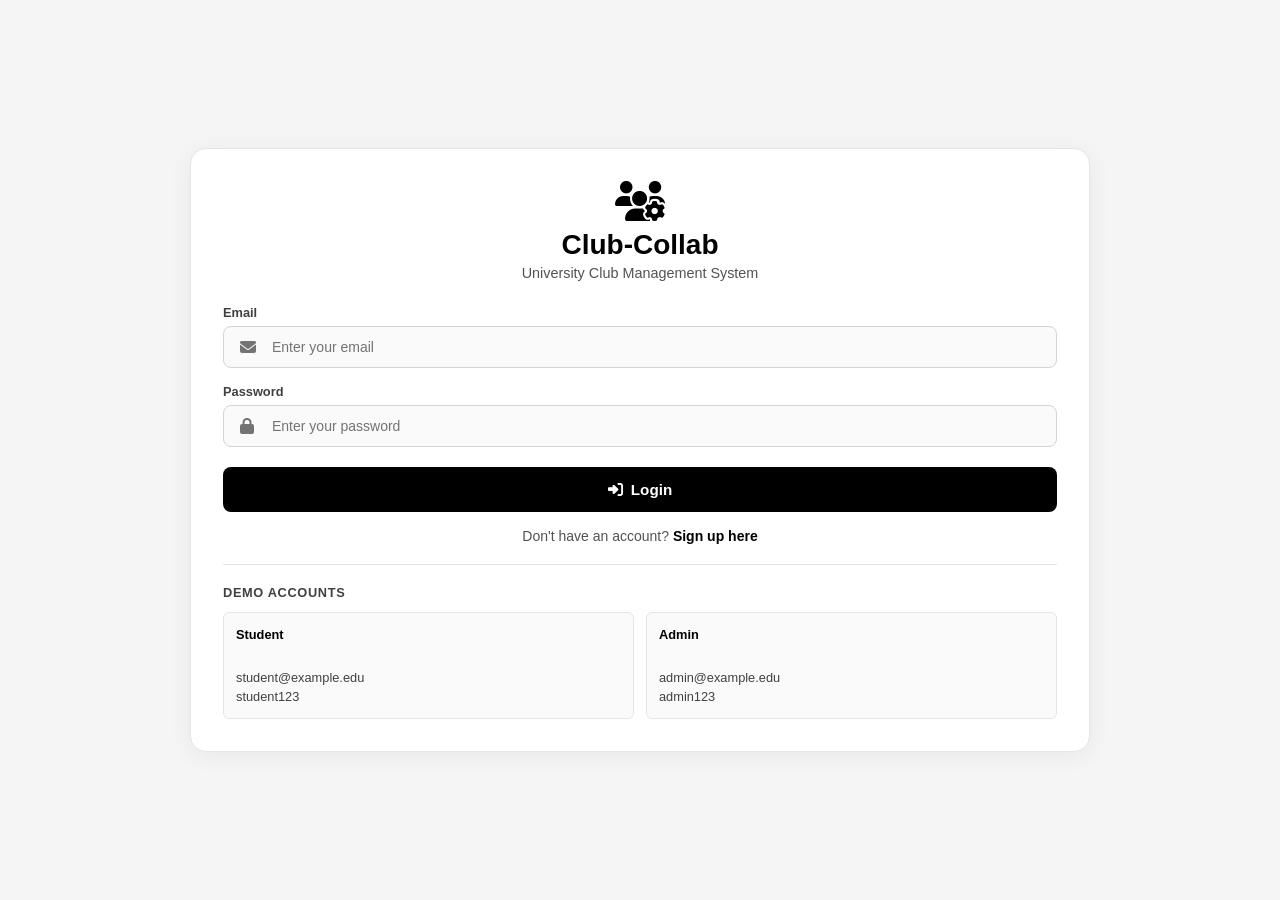
<file: index.html>
<!DOCTYPE html>
<html lang="en">
<head>
    <meta charset="UTF-8">
    <meta name="viewport" content="width=device-width, initial-scale=1.0">
    <title>Club-Collab Dashboard</title>
    <link rel="stylesheet" href="css/style_modern.css">
    <link rel="stylesheet" href="https://cdnjs.cloudflare.com/ajax/libs/font-awesome/6.4.0/css/all.min.css">
</head>
<body>
    <div class="dashboard-container">
        <aside class="sidebar" id="sidebar">
            <div class="logo">
                <h2><i class="fa-solid fa-users-gear"></i> Club-Collab</h2>
            </div>
            <nav>
                <a href="#" class="nav-link active" data-target="dashboard"><i class="fa-solid fa-chart-pie"></i> Dashboard</a>
                <a href="#" class="nav-link" data-target="clubs"><i class="fa-solid fa-building"></i> Clubs</a>
                <a href="#" class="nav-link" data-target="students"><i class="fa-solid fa-graduation-cap"></i> Students</a>
                <a href="#" class="nav-link" data-target="equipment"><i class="fa-solid fa-camera"></i> Equipment</a>
                <a href="#" class="nav-link" data-target="maintenance"><i class="fa-solid fa-wrench"></i> Maintenance</a>
                <a href="#" class="nav-link" data-target="events"><i class="fa-solid fa-calendar-check"></i> Events</a>
                <a href="#" class="nav-link" data-target="bookings"><i class="fa-solid fa-calendar-days"></i> Bookings</a>
                <a href="#" class="nav-link" data-target="volunteers"><i class="fa-solid fa-hands-helping"></i> Volunteers</a>
                <a href="#" class="nav-link" data-target="memberships"><i class="fa-solid fa-id-card"></i> Memberships</a>
                <a href="#" class="nav-link" data-target="leaderboard"><i class="fa-solid fa-trophy"></i> Leaderboard</a>
                <a href="#" class="nav-link" data-target="badges"><i class="fa-solid fa-medal"></i> Badges</a>
                <a href="#" class="nav-link" data-target="bidding"><i class="fa-solid fa-gavel"></i> Equipment Bidding</a>
                <a href="#" class="nav-link" data-target="analytics"><i class="fa-solid fa-chart-line"></i> Analytics</a>
            </nav>
        </aside>

        <main class="main-content" id="mainContent">
            <header>
                <button class="nav-toggle" id="navToggle"><i class="fa-solid fa-bars"></i></button>
                <div class="search-bar">
                    <i class="fa-solid fa-search"></i>
                    <input type="text" id="searchInput" placeholder="Search equipment...">
                </div>
                <div class="user-profile">
                    <span id="userName">Loading...</span>
                    <div class="avatar"></div>
                    <button id="logoutBtn" class="logout-btn" title="Logout"><i class="fa-solid fa-sign-out-alt"></i></button>
                </div>
            </header>

            <div class="content-wrapper">
                <div class="page-header">
                    <h1 id="pageTitle">Equipment Dashboard</h1>
                </div>

                <section class="section active" id="section-dashboard">
                    <div class="kpi-cards">
                        <div class="card">
                            <div class="card-icon blue"><i class="fa-solid fa-box"></i></div>
                            <div class="card-info">
                                <h3>Total Equipment</h3>
                                <p id="totalEquip">0</p>
                            </div>
                        </div>
                        <div class="card">
                            <div class="card-icon green"><i class="fa-solid fa-check-circle"></i></div>
                            <div class="card-info">
                                <h3>Available</h3>
                                <p id="availEquip">0</p>
                            </div>
                        </div>
                        <div class="card">
                            <div class="card-icon red"><i class="fa-solid fa-triangle-exclamation"></i></div>
                            <div class="card-info">
                                <h3>Damaged/Maintenance</h3>
                                <p id="damagedEquip">0</p>
                            </div>
                        </div>
                    </div>

                    <div class="table-container">
                        <div class="table-header">
                            <h2>Shared Resources</h2>
                            <button class="btn-primary" id="addEquipmentBtn"><i class="fa-solid fa-plus"></i> Add Equipment</button>
                        </div>
                        <div class="filters">
                            <div class="filter-group">
                                <label>Status</label>
                                <select id="filterStatus">
                                    <option value="">All Status</option>
                                    <option value="Available">Available</option>
                                    <option value="In-Use">In-Use</option>
                                    <option value="Damaged">Damaged</option>
                                    <option value="Maintenance">Maintenance</option>
                                </select>
                            </div>
                            <div class="filter-group">
                                <label>Type</label>
                                <select id="filterType">
                                    <option value="">All Types</option>
                                    <option value="Camera">Camera</option>
                                    <option value="Projector">Projector</option>
                                    <option value="Microphone">Microphone</option>
                                    <option value="Laptop">Laptop</option>
                                    <option value="Speaker">Speaker</option>
                                    <option value="Other">Other</option>
                                </select>
                            </div>
                            <div class="filter-group">
                                <label>Owner Club</label>
                                <select id="filterClub">
                                    <option value="">All Clubs</option>
                                </select>
                            </div>
                        </div>
                        <div class="table-responsive">
                            <table id="equipmentTable">
                                <thead>
                                    <tr>
                                        <th onclick="sortTable('equipmentTable', 0)" style="cursor:pointer;">ID <i class="fa-solid fa-sort"></i></th>
                                        <th onclick="sortTable('equipmentTable', 1)" style="cursor:pointer;">Equipment Name <i class="fa-solid fa-sort"></i></th>
                                        <th onclick="sortTable('equipmentTable', 2)" style="cursor:pointer;">Type <i class="fa-solid fa-sort"></i></th>
                                        <th onclick="sortTable('equipmentTable', 3)" style="cursor:pointer;">Owner Club <i class="fa-solid fa-sort"></i></th>
                                        <th onclick="sortTable('equipmentTable', 4)" style="cursor:pointer;">Status <i class="fa-solid fa-sort"></i></th>
                                        <th>Action</th>
                                    </tr>
                                </thead>
                                <tbody id="tableBody"></tbody>
                            </table>
                            <div id="equipmentPagination"></div>
                        </div>
                    </div>
                </section>

                <section class="section" id="section-clubs">
                    <div class="kpi-cards">
                        <div class="card">
                            <div class="card-icon blue"><i class="fa-solid fa-building"></i></div>
                            <div class="card-info">
                                <h3>Total Clubs</h3>
                                <p id="totalClubs">0</p>
                            </div>
                        </div>
                        <div class="card">
                            <div class="card-icon green"><i class="fa-solid fa-user-group"></i></div>
                            <div class="card-info">
                                <h3>Total Members</h3>
                                <p id="totalMembers">0</p>
                            </div>
                        </div>
                        <div class="card">
                            <div class="card-icon red"><i class="fa-solid fa-envelope"></i></div>
                            <div class="card-info">
                                <h3>Club Contacts</h3>
                                <p id="clubContacts">0</p>
                            </div>
                        </div>
                    </div>
                    <div class="table-container">
                        <div class="table-header">
                            <h2>Club Directory</h2>
                            <button class="btn-primary" id="addClubBtn"><i class="fa-solid fa-plus"></i> Add Club</button>
                        </div>
                        <div class="table-responsive">
                            <table id="clubsTable">
                                <thead>
                                    <tr>
                                        <th>ID</th>
                                        <th>Club Name</th>
                                        <th>Department</th>
                                        <th>Office</th>
                                        <th>Founded</th>
                                        <th>Members</th>
                                        <th>Contact</th>
                                        <th>Action</th>
                                    </tr>
                                </thead>
                                <tbody id="clubsBody"></tbody>
                            </table>
                        </div>
                    </div>
                </section>

                <section class="section" id="section-students">
                    <div class="kpi-cards">
                        <div class="card">
                            <div class="card-icon blue"><i class="fa-solid fa-graduation-cap"></i></div>
                            <div class="card-info">
                                <h3>Total Students</h3>
                                <p id="totalStudents">0</p>
                            </div>
                        </div>
                        <div class="card">
                            <div class="card-icon green"><i class="fa-solid fa-user-tie"></i></div>
                            <div class="card-info">
                                <h3>Executive Leaders</h3>
                                <p id="executiveCount">0</p>
                            </div>
                        </div>
                        <div class="card">
                            <div class="card-icon red"><i class="fa-solid fa-layer-group"></i></div>
                            <div class="card-info">
                                <h3>Major Areas</h3>
                                <p id="majorCount">0</p>
                            </div>
                        </div>
                    </div>
                    <div class="table-container">
                        <div class="table-header">
                            <h2>Student Roster</h2>
                            <button class="btn-primary" id="addStudentBtn"><i class="fa-solid fa-plus"></i> Add Student</button>
                        </div>
                        <div class="table-responsive">
                            <table id="studentsTable">
                                <thead>
                                    <tr>
                                        <th>ID</th>
                                        <th>Name</th>
                                        <th>Email</th>
                                        <th>Major</th>
                                        <th>Year</th>
                                        <th>Club Roles</th>
                                        <th>Action</th>
                                    </tr>
                                </thead>
                                <tbody id="studentsBody"></tbody>
                            </table>
                        </div>
                    </div>
                </section>

                <section class="section" id="section-equipment">
                    <div class="kpi-cards">
                        <div class="card">
                            <div class="card-icon blue"><i class="fa-solid fa-box"></i></div>
                            <div class="card-info">
                                <h3>Total Equipment</h3>
                                <p id="totalEquip">0</p>
                            </div>
                        </div>
                        <div class="card">
                            <div class="card-icon green"><i class="fa-solid fa-check-circle"></i></div>
                            <div class="card-info">
                                <h3>Available</h3>
                                <p id="availEquip">0</p>
                            </div>
                        </div>
                        <div class="card">
                            <div class="card-icon red"><i class="fa-solid fa-triangle-exclamation"></i></div>
                            <div class="card-info">
                                <h3>Damaged/Maintenance</h3>
                                <p id="damagedEquip">0</p>
                            </div>
                        </div>
                    </div>
                    <div class="table-container">
                        <div class="table-header">
                            <h2>Equipment Inventory</h2>
                            <button class="btn-primary" id="addEquipmentBtn"><i class="fa-solid fa-plus"></i> Add Equipment</button>
                        </div>
                        <div class="table-responsive">
                            <table id="equipmentTable">
                                <thead>
                                    <tr>
                                        <th onclick="sortTable('equipmentTable', 0)" style="cursor:pointer;">ID <i class="fa-solid fa-sort"></i></th>
                                        <th onclick="sortTable('equipmentTable', 1)" style="cursor:pointer;">Equipment Name <i class="fa-solid fa-sort"></i></th>
                                        <th onclick="sortTable('equipmentTable', 2)" style="cursor:pointer;">Type <i class="fa-solid fa-sort"></i></th>
                                        <th onclick="sortTable('equipmentTable', 3)" style="cursor:pointer;">Owner Club <i class="fa-solid fa-sort"></i></th>
                                        <th onclick="sortTable('equipmentTable', 4)" style="cursor:pointer;">Status <i class="fa-solid fa-sort"></i></th>
                                        <th>Action</th>
                                    </tr>
                                </thead>
                                <tbody id="equipmentBody"></tbody>
                            </table>
                            <div id="equipmentPagination"></div>
                        </div>
                    </div>
                </section>

                <!-- MAINTENANCE SECTION -->
                <section class="section" id="section-maintenance">
                    <div class="kpi-cards">
                        <div class="card">
                            <div class="card-icon blue"><i class="fa-solid fa-wrench"></i></div>
                            <div class="card-info">
                                <h3>Total Maintenance Logs</h3>
                                <p id="totalMaintenance">0</p>
                            </div>
                        </div>
                        <div class="card">
                            <div class="card-icon green"><i class="fa-solid fa-dollar-sign"></i></div>
                            <div class="card-info">
                                <h3>Total Cost</h3>
                                <p id="totalMaintenanceCost">$0</p>
                            </div>
                        </div>
                        <div class="card">
                            <div class="card-icon red"><i class="fa-solid fa-calendar"></i></div>
                            <div class="card-info">
                                <h3>This Month</h3>
                                <p id="maintenanceThisMonth">0</p>
                            </div>
                        </div>
                    </div>

                    <div class="table-container">
                        <div class="table-header">
                            <h2>Maintenance History</h2>
                            <button class="btn-primary" id="addMaintenanceBtn"><i class="fa-solid fa-plus"></i> Log Maintenance</button>
                        </div>
                        <div class="filters">
                            <div class="filter-group">
                                <label>Equipment</label>
                                <select id="filterMaintenanceEquipment">
                                    <option value="">All Equipment</option>
                                </select>
                            </div>
                            <div class="filter-group">
                                <label>Date From</label>
                                <input type="date" id="filterMaintenanceDateFrom">
                            </div>
                            <div class="filter-group">
                                <label>Date To</label>
                                <input type="date" id="filterMaintenanceDateTo">
                            </div>
                        </div>
                        <div class="table-responsive">
                            <table id="maintenanceTable">
                                <thead>
                                    <tr>
                                        <th onclick="sortTable('maintenanceTable', 0)" style="cursor:pointer;">Equipment <i class="fa-solid fa-sort"></i></th>
                                        <th onclick="sortTable('maintenanceTable', 1)" style="cursor:pointer;">Date <i class="fa-solid fa-sort"></i></th>
                                        <th onclick="sortTable('maintenanceTable', 2)" style="cursor:pointer;">Description <i class="fa-solid fa-sort"></i></th>
                                        <th onclick="sortTable('maintenanceTable', 3)" style="cursor:pointer;">Cost <i class="fa-solid fa-sort"></i></th>
                                        <th>Action</th>
                                    </tr>
                                </thead>
                                <tbody id="maintenanceBody"></tbody>
                            </table>
                            <div id="maintenancePagination"></div>
                        </div>
                    </div>
                </section>

                <section class="section" id="section-events">
                    <div class="kpi-cards">
                        <div class="card">
                            <div class="card-icon blue"><i class="fa-solid fa-calendar-check"></i></div>
                            <div class="card-info">
                                <h3>Total Events</h3>
                                <p id="totalEvents">0</p>
                            </div>
                        </div>
                        <div class="card">
                            <div class="card-icon green"><i class="fa-solid fa-handshake"></i></div>
                            <div class="card-info">
                                <h3>Collaborations</h3>
                                <p id="partnerClubs">0</p>
                            </div>
                        </div>
                        <div class="card">
                            <div class="card-icon red"><i class="fa-solid fa-ticket"></i></div>
                            <div class="card-info">
                                <h3>Booked Equipment</h3>
                                <p id="bookedEquipment">0</p>
                            </div>
                        </div>
                    </div>
                    <div class="table-container">
                        <div class="table-header">
                            <h2>Upcoming Events</h2>
                            <button class="btn-primary" id="addEventBtn"><i class="fa-solid fa-plus"></i> Add Event</button>
                        </div>
                        <div class="table-responsive">
                            <table id="eventsTable">
                                <thead>
                                    <tr>
                                        <th>ID</th>
                                        <th>Title</th>
                                        <th>Date</th>
                                        <th>Venue</th>
                                        <th>Host Club</th>
                                        <th>Partners</th>
                                        <th>Bookings</th>
                                        <th>Action</th>
                                    </tr>
                                </thead>
                                <tbody id="eventsBody"></tbody>
                            </table>
                        </div>
                    </div>
                </section>

                <section class="section" id="section-volunteers">
                    <div class="kpi-cards">
                        <div class="card">
                            <div class="card-icon blue"><i class="fa-solid fa-hands-helping"></i></div>
                            <div class="card-info">
                                <h3>Volunteer Hours</h3>
                                <p id="totalVolunteerHours">0</p>
                            </div>
                        </div>
                        <div class="card">
                            <div class="card-icon green"><i class="fa-solid fa-user-check"></i></div>
                            <div class="card-info">
                                <h3>Volunteer Logs</h3>
                                <p id="totalVolunteerLogs">0</p>
                            </div>
                        </div>
                        <div class="card">
                            <div class="card-icon red"><i class="fa-solid fa-award"></i></div>
                            <div class="card-info">
                                <h3>Verified By</h3>
                                <p id="verifiedCount">0</p>
                            </div>
                        </div>
                    </div>
                    <div class="table-container">
                        <div class="table-header">
                            <h2>Volunteer Activity</h2>
                            <div style="display: flex; gap: 0.5rem;">
                                <button class="btn-secondary" id="addVolunteerBtn"><i class="fa-solid fa-user-plus"></i> Add Volunteer</button>
                                <button class="btn-primary" id="addVolunteerLogBtn"><i class="fa-solid fa-plus"></i> Log Volunteer Hours</button>
                            </div>
                        </div>
                        <div class="filters">
                            <div class="filter-group">
                                <label>Student</label>
                                <select id="filterVolunteerStudent">
                                    <option value="">All Students</option>
                                </select>
                            </div>
                            <div class="filter-group">
                                <label>Event</label>
                                <select id="filterVolunteerEvent">
                                    <option value="">All Events</option>
                                </select>
                            </div>
                            <div class="filter-group">
                                <label>Date From</label>
                                <input type="date" id="filterVolunteerDateFrom">
                            </div>
                            <div class="filter-group">
                                <label>Date To</label>
                                <input type="date" id="filterVolunteerDateTo">
                            </div>
                        </div>
                        <div class="table-responsive">
                            <table id="volunteersTable">
                                <thead>
                                    <tr>
                                        <th onclick="sortTable('volunteersTable', 0)" style="cursor:pointer;">ID <i class="fa-solid fa-sort"></i></th>
                                        <th onclick="sortTable('volunteersTable', 1)" style="cursor:pointer;">Student <i class="fa-solid fa-sort"></i></th>
                                        <th onclick="sortTable('volunteersTable', 2)" style="cursor:pointer;">Event <i class="fa-solid fa-sort"></i></th>
                                        <th onclick="sortTable('volunteersTable', 3)" style="cursor:pointer;">Role <i class="fa-solid fa-sort"></i></th>
                                        <th onclick="sortTable('volunteersTable', 4)" style="cursor:pointer;">Hours <i class="fa-solid fa-sort"></i></th>
                                        <th onclick="sortTable('volunteersTable', 5)" style="cursor:pointer;">Verified By <i class="fa-solid fa-sort"></i></th>
                                        <th>Action</th>
                                    </tr>
                                </thead>
                                <tbody id="volunteersBody"></tbody>
                            </table>
                            <div id="volunteersPagination"></div>
                        </div>
                    </div>
                </section>

                <!-- MEMBERSHIPS SECTION -->
                <section class="section" id="section-memberships">
                    <div class="kpi-cards">
                        <div class="card">
                            <div class="card-icon blue"><i class="fa-solid fa-id-card"></i></div>
                            <div class="card-info">
                                <h3>Total Memberships</h3>
                                <p id="totalMemberships">0</p>
                            </div>
                        </div>
                        <div class="card">
                            <div class="card-icon green"><i class="fa-solid fa-user-tie"></i></div>
                            <div class="card-info">
                                <h3>Executives</h3>
                                <p id="executiveMemberships">0</p>
                            </div>
                        </div>
                        <div class="card">
                            <div class="card-icon red"><i class="fa-solid fa-users"></i></div>
                            <div class="card-info">
                                <h3>Active Members</h3>
                                <p id="activeMemberships">0</p>
                            </div>
                        </div>
                    </div>

                    <div class="table-container">
                        <div class="table-header">
                            <h2>Club Memberships</h2>
                            <button class="btn-primary" id="addMembershipBtn"><i class="fa-solid fa-plus"></i> Add Membership</button>
                        </div>
                        <div class="filters">
                            <div class="filter-group">
                                <label>Club</label>
                                <select id="filterMembershipClub">
                                    <option value="">All Clubs</option>
                                </select>
                            </div>
                            <div class="filter-group">
                                <label>Student</label>
                                <select id="filterMembershipStudent">
                                    <option value="">All Students</option>
                                </select>
                            </div>
                            <div class="filter-group">
                                <label>Role</label>
                                <select id="filterMembershipRole">
                                    <option value="">All Roles</option>
                                    <option value="Member">Member</option>
                                    <option value="Volunteer">Volunteer</option>
                                    <option value="Executive">Executive</option>
                                    <option value="Advisor">Advisor</option>
                                </select>
                            </div>
                        </div>
                        <div class="table-responsive">
                            <table id="membershipsTable">
                                <thead>
                                    <tr>
                                        <th onclick="sortTable('membershipsTable', 0)" style="cursor:pointer;">Student <i class="fa-solid fa-sort"></i></th>
                                        <th onclick="sortTable('membershipsTable', 1)" style="cursor:pointer;">Club <i class="fa-solid fa-sort"></i></th>
                                        <th onclick="sortTable('membershipsTable', 2)" style="cursor:pointer;">Role <i class="fa-solid fa-sort"></i></th>
                                        <th onclick="sortTable('membershipsTable', 3)" style="cursor:pointer;">Join Date <i class="fa-solid fa-sort"></i></th>
                                        <th>Action</th>
                                    </tr>
                                </thead>
                                <tbody id="membershipsBody"></tbody>
                            </table>
                            <div id="membershipsPagination"></div>
                        </div>
                    </div>
                </section>

                <!-- LEADERBOARD SECTION -->
                <section class="section" id="section-leaderboard">
                    <div class="kpi-cards">
                        <div class="card">
                            <div class="card-icon blue"><i class="fa-solid fa-trophy"></i></div>
                            <div class="card-info">
                                <h3>Total Volunteers</h3>
                                <p id="leaderboardTotalVolunteers">0</p>
                            </div>
                        </div>
                        <div class="card">
                            <div class="card-icon green"><i class="fa-solid fa-clock"></i></div>
                            <div class="card-info">
                                <h3>Total Hours Logged</h3>
                                <p id="leaderboardTotalHours">0</p>
                            </div>
                        </div>
                        <div class="card">
                            <div class="card-icon red"><i class="fa-solid fa-crown"></i></div>
                            <div class="card-info">
                                <h3>Top Volunteer</h3>
                                <p id="leaderboardTopVolunteer">-</p>
                            </div>
                        </div>
                    </div>

                    <!-- Leaderboard Tabs -->
                    <div style="display: flex; gap: 1rem; margin-bottom: 1.5rem; border-bottom: 2px solid var(--gray-200);">
                        <button class="leaderboard-tab active" onclick="switchLeaderboardTab('volunteers')" data-tab="volunteers" style="padding: 1rem 2rem; background: none; border: none; cursor: pointer; font-size: 1rem; font-weight: 600; color: var(--gray-600); border-bottom: 3px solid transparent; transition: all 0.3s;">
                            <i class="fa-solid fa-user"></i> Top Volunteers
                        </button>
                        <button class="leaderboard-tab" onclick="switchLeaderboardTab('clubs')" data-tab="clubs" style="padding: 1rem 2rem; background: none; border: none; cursor: pointer; font-size: 1rem; font-weight: 600; color: var(--gray-600); border-bottom: 3px solid transparent; transition: all 0.3s;">
                            <i class="fa-solid fa-building"></i> Top Clubs
                        </button>
                    </div>

                    <!-- Volunteers Leaderboard -->
                    <div class="table-container leaderboard-content" id="leaderboard-volunteers">
                        <div class="table-header">
                            <h2><i class="fa-solid fa-ranking-star"></i> Volunteer Leaderboard</h2>
                            <button class="btn-primary" onclick="fetchLeaderboard()"><i class="fa-solid fa-refresh"></i> Refresh</button>
                        </div>
                        <div class="table-responsive">
                            <table id="leaderboardTableMain">
                                <thead>
                                    <tr>
                                        <th onclick="sortTable('leaderboardTableMain', 0)" style="cursor:pointer;">Rank <i class="fa-solid fa-sort"></i></th>
                                        <th onclick="sortTable('leaderboardTableMain', 1)" style="cursor:pointer;">Student <i class="fa-solid fa-sort"></i></th>
                                        <th onclick="sortTable('leaderboardTableMain', 2)" style="cursor:pointer;">Club <i class="fa-solid fa-sort"></i></th>
                                        <th onclick="sortTable('leaderboardTableMain', 3)" style="cursor:pointer;">Total Hours <i class="fa-solid fa-sort"></i></th>
                                        <th onclick="sortTable('leaderboardTableMain', 4)" style="cursor:pointer;">Events <i class="fa-solid fa-sort"></i></th>
                                        <th onclick="sortTable('leaderboardTableMain', 5)" style="cursor:pointer;">Badges <i class="fa-solid fa-sort"></i></th>
                                        <th onclick="sortTable('leaderboardTableMain', 6)" style="cursor:pointer;">Highest Tier <i class="fa-solid fa-sort"></i></th>
                                        <th>Actions</th>
                                    </tr>
                                </thead>
                                <tbody id="leaderboardBodyMain"></tbody>
                            </table>
                            <div id="leaderboardPagination"></div>
                        </div>
                    </div>

                    <!-- Clubs Leaderboard -->
                    <div class="table-container leaderboard-content" id="leaderboard-clubs" style="display: none;">
                        <div class="table-header">
                            <h2><i class="fa-solid fa-trophy"></i> Club Currency Leaderboard</h2>
                            <button class="btn-primary" onclick="fetchClubLeaderboard()"><i class="fa-solid fa-refresh"></i> Refresh</button>
                        </div>
                        <div class="table-responsive">
                            <table id="clubLeaderboardTable">
                                <thead>
                                    <tr>
                                        <th onclick="sortTable('clubLeaderboardTable', 0)" style="cursor:pointer;">Rank <i class="fa-solid fa-sort"></i></th>
                                        <th onclick="sortTable('clubLeaderboardTable', 1)" style="cursor:pointer;">Club Name <i class="fa-solid fa-sort"></i></th>
                                        <th onclick="sortTable('clubLeaderboardTable', 2)" style="cursor:pointer;">Currency <i class="fa-solid fa-sort"></i></th>
                                        <th onclick="sortTable('clubLeaderboardTable', 3)" style="cursor:pointer;">Members <i class="fa-solid fa-sort"></i></th>
                                        <th onclick="sortTable('clubLeaderboardTable', 4)" style="cursor:pointer;">Volunteer Hours <i class="fa-solid fa-sort"></i></th>
                                        <th onclick="sortTable('clubLeaderboardTable', 5)" style="cursor:pointer;">Badges <i class="fa-solid fa-sort"></i></th>
                                        <th onclick="sortTable('clubLeaderboardTable', 6)" style="cursor:pointer;">Equipment <i class="fa-solid fa-sort"></i></th>
                                    </tr>
                                </thead>
                                <tbody id="clubLeaderboardBody"></tbody>
                            </table>
                        </div>
                    </div>
                </section>

                <!-- BOOKINGS SECTION -->
                <section class="section" id="section-bookings">
                    <div class="kpi-cards">
                        <div class="card">
                            <div class="card-icon blue"><i class="fa-solid fa-calendar-days"></i></div>
                            <div class="card-info">
                                <h3>Total Bookings</h3>
                                <p id="totalBookings">0</p>
                            </div>
                        </div>
                        <div class="card">
                            <div class="card-icon green"><i class="fa-solid fa-check-circle"></i></div>
                            <div class="card-info">
                                <h3>Confirmed</h3>
                                <p id="confirmedBookings">0</p>
                            </div>
                        </div>
                        <div class="card">
                            <div class="card-icon red"><i class="fa-solid fa-exclamation-triangle"></i></div>
                            <div class="card-info">
                                <h3>Conflicts</h3>
                                <p id="conflictBookings">0</p>
                            </div>
                        </div>
                    </div>
                    <div class="table-container">
                        <div class="table-header">
                            <h2>Resource Bookings</h2>
                            <button class="btn-primary" id="addBookingBtn"><i class="fa-solid fa-plus"></i> Book Equipment</button>
                        </div>
                        <div class="filters">
                            <div class="filter-group">
                                <label>Status</label>
                                <select id="filterBookingStatus">
                                    <option value="">All Status</option>
                                    <option value="Confirmed">Confirmed</option>
                                    <option value="Completed">Completed</option>
                                    <option value="Cancelled">Cancelled</option>
                                </select>
                            </div>
                            <div class="filter-group">
                                <label>Equipment</label>
                                <select id="filterBookingEquipment">
                                    <option value="">All Equipment</option>
                                </select>
                            </div>
                            <div class="filter-group">
                                <label>Event</label>
                                <select id="filterBookingEvent">
                                    <option value="">All Events</option>
                                </select>
                            </div>
                        </div>
                        <div class="table-responsive">
                            <table id="bookingsTable">
                                <thead>
                                    <tr>
                                        <th onclick="sortTable('bookingsTable', 0)" style="cursor:pointer;">ID <i class="fa-solid fa-sort"></i></th>
                                        <th onclick="sortTable('bookingsTable', 1)" style="cursor:pointer;">Equipment <i class="fa-solid fa-sort"></i></th>
                                        <th onclick="sortTable('bookingsTable', 2)" style="cursor:pointer;">Event <i class="fa-solid fa-sort"></i></th>
                                        <th onclick="sortTable('bookingsTable', 3)" style="cursor:pointer;">Borrow Time <i class="fa-solid fa-sort"></i></th>
                                        <th onclick="sortTable('bookingsTable', 4)" style="cursor:pointer;">Return Time <i class="fa-solid fa-sort"></i></th>
                                        <th onclick="sortTable('bookingsTable', 5)" style="cursor:pointer;">Status <i class="fa-solid fa-sort"></i></th>
                                        <th>Action</th>
                                    </tr>
                                </thead>
                                <tbody id="bookingsBody"></tbody>
                            </table>
                            <div id="bookingsPagination"></div>
                        </div>
                    </div>
                </section>

                <!-- BADGES SECTION -->
                <section class="section" id="section-badges">
                    <div class="kpi-cards">
                        <div class="card">
                            <div class="card-icon blue"><i class="fa-solid fa-trophy"></i></div>
                            <div class="card-info">
                                <h3>Total Badges</h3>
                                <p id="totalBadges">20</p>
                            </div>
                        </div>
                        <div class="card">
                            <div class="card-icon green"><i class="fa-solid fa-users"></i></div>
                            <div class="card-info">
                                <h3>Active Volunteers</h3>
                                <p id="activeVolunteers">0</p>
                            </div>
                        </div>
                        <div class="card">
                            <div class="card-icon red"><i class="fa-solid fa-crown"></i></div>
                            <div class="card-info">
                                <h3>Top Tier Achievers</h3>
                                <p id="topTierCount">0</p>
                            </div>
                        </div>
                    </div>

                    <!-- Badge Leaderboard -->
                    <div class="table-container">
                        <div class="table-header">
                            <h2><i class="fa-solid fa-ranking-star"></i> Volunteer Leaderboard</h2>
                        </div>
                        <div class="table-responsive">
                            <table id="leaderboardTable">
                                <thead>
                                    <tr>
                                        <th onclick="sortTable('leaderboardTable', 0)" style="cursor:pointer;">Rank <i class="fa-solid fa-sort"></i></th>
                                        <th onclick="sortTable('leaderboardTable', 1)" style="cursor:pointer;">Student <i class="fa-solid fa-sort"></i></th>
                                        <th onclick="sortTable('leaderboardTable', 2)" style="cursor:pointer;">Total Hours <i class="fa-solid fa-sort"></i></th>
                                        <th onclick="sortTable('leaderboardTable', 3)" style="cursor:pointer;">Events <i class="fa-solid fa-sort"></i></th>
                                        <th onclick="sortTable('leaderboardTable', 4)" style="cursor:pointer;">Badges Earned <i class="fa-solid fa-sort"></i></th>
                                        <th onclick="sortTable('leaderboardTable', 5)" style="cursor:pointer;">Highest Tier <i class="fa-solid fa-sort"></i></th>
                                    </tr>
                                </thead>
                                <tbody id="leaderboardBody"></tbody>
                            </table>
                            <div id="badgesPagination"></div>
                        </div>
                    </div>

                    <!-- All Badges Display -->
                    <div class="table-container" style="margin-top: 2rem;">
                        <div class="table-header">
                            <h2><i class="fa-solid fa-medal"></i> All Badges</h2>
                            <div class="filters" style="border: none; padding: 0;">
                                <div class="filter-group">
                                    <label>Tier</label>
                                    <select id="filterBadgeTier">
                                        <option value="">All Tiers</option>
                                        <option value="Bronze">Bronze</option>
                                        <option value="Silver">Silver</option>
                                        <option value="Gold">Gold</option>
                                        <option value="Platinum">Platinum</option>
                                        <option value="Diamond">Diamond</option>
                                    </select>
                                </div>
                            </div>
                        </div>
                        <div id="badgesGrid" class="badges-grid"></div>
                    </div>
                </section>

                <!-- ANALYTICS SECTION -->
                <section class="section" id="section-analytics">
                    <div class="analytics-header">
                        <h2><i class="fa-solid fa-chart-line"></i> Analytics & Reports</h2>
                        <div class="analytics-tabs">
                            <button class="tab-btn active" data-tab="equipment-util">Equipment Utilization</button>
                            <button class="tab-btn" data-tab="club-collab">Club Collaboration</button>
                            <button class="tab-btn" data-tab="event-success">Event Success</button>
                            <button class="tab-btn" data-tab="engagement">Student Engagement</button>
                            <button class="tab-btn" data-tab="booking-patterns">Booking Patterns</button>
                        </div>
                    </div>

                    <!-- Equipment Utilization Tab -->
                    <div class="analytics-tab-content active" id="tab-equipment-util">
                        <div class="table-container">
                            <div class="table-header">
                                <h3>Equipment Utilization Analysis</h3>
                                <button class="btn-primary" onclick="loadEquipmentUtilization()"><i class="fa-solid fa-refresh"></i> Refresh</button>
                            </div>
                            <div class="table-responsive">
                                <table id="equipUtilTable">
                                    <thead>
                                        <tr>
                                            <th>Equipment</th>
                                            <th>Type</th>
                                            <th>Owner Club</th>
                                            <th>Total Bookings</th>
                                            <th>Hours Booked</th>
                                            <th>Maintenance Cost</th>
                                            <th>ROI Rating</th>
                                            <th>Recommendation</th>
                                        </tr>
                                    </thead>
                                    <tbody id="equipUtilBody"></tbody>
                                </table>
                            </div>
                        </div>
                    </div>

                    <!-- Club Collaboration Tab -->
                    <div class="analytics-tab-content" id="tab-club-collab">
                        <div class="table-container">
                            <div class="table-header">
                                <h3>Club Collaboration Network</h3>
                                <button class="btn-primary" onclick="loadClubCollaboration()"><i class="fa-solid fa-refresh"></i> Refresh</button>
                            </div>
                            <div class="table-responsive">
                                <table id="clubCollabTable">
                                    <thead>
                                        <tr>
                                            <th>Club 1</th>
                                            <th>Club 2</th>
                                            <th>Collaborations</th>
                                            <th>Shared Equipment</th>
                                            <th>Partnership Strength</th>
                                            <th>Score</th>
                                        </tr>
                                    </thead>
                                    <tbody id="clubCollabBody"></tbody>
                                </table>
                            </div>
                        </div>
                    </div>

                    <!-- Event Success Tab -->
                    <div class="analytics-tab-content" id="tab-event-success">
                        <div class="table-container">
                            <div class="table-header">
                                <h3>Event Success Metrics</h3>
                                <button class="btn-primary" onclick="loadEventSuccess()"><i class="fa-solid fa-refresh"></i> Refresh</button>
                            </div>
                            <div class="table-responsive">
                                <table id="eventSuccessTable">
                                    <thead>
                                        <tr>
                                            <th>Event</th>
                                            <th>Date</th>
                                            <th>Primary Club</th>
                                            <th>Volunteers</th>
                                            <th>Partners</th>
                                            <th>Equipment Used</th>
                                            <th>Scale</th>
                                            <th>Success Score</th>
                                        </tr>
                                    </thead>
                                    <tbody id="eventSuccessBody"></tbody>
                                </table>
                            </div>
                        </div>
                    </div>

                    <!-- Student Engagement Tab -->
                    <div class="analytics-tab-content" id="tab-engagement">
                        <div class="table-container">
                            <div class="table-header">
                                <h3>Student Engagement Ranking</h3>
                                <button class="btn-primary" onclick="loadStudentEngagement()"><i class="fa-solid fa-refresh"></i> Refresh</button>
                            </div>
                            <div class="table-responsive">
                                <table id="engagementTable">
                                    <thead>
                                        <tr>
                                            <th>Student</th>
                                            <th>Total Hours</th>
                                            <th>Events</th>
                                            <th>Clubs</th>
                                            <th>Executive</th>
                                            <th>Roles</th>
                                            <th>Score</th>
                                            <th>Category</th>
                                        </tr>
                                    </thead>
                                    <tbody id="engagementBody"></tbody>
                                </table>
                            </div>
                        </div>
                    </div>

                    <!-- Booking Patterns Tab -->
                    <div class="analytics-tab-content" id="tab-booking-patterns">
                        <div class="table-container">
                            <div class="table-header">
                                <h3>Booking Pattern Analysis</h3>
                                <button class="btn-primary" onclick="loadBookingPatterns()"><i class="fa-solid fa-refresh"></i> Refresh</button>
                            </div>
                            <div class="table-responsive">
                                <table id="bookingPatternsTable">
                                    <thead>
                                        <tr>
                                            <th>Day of Week</th>
                                            <th>Hour</th>
                                            <th>Equipment Type</th>
                                            <th>Booking Count</th>
                                            <th>Avg Duration (hrs)</th>
                                            <th>Demand Level</th>
                                        </tr>
                                    </thead>
                                    <tbody id="bookingPatternsBody"></tbody>
                                </table>
                            </div>
                        </div>
                    </div>
                </section>

                <!-- BIDDING SECTION -->
                <section class="section" id="section-bidding">
                    <div class="kpi-cards">
                        <div class="card">
                            <div class="card-icon blue"><i class="fa-solid fa-coins"></i></div>
                            <div class="card-info">
                                <h3>Your Club Balance</h3>
                                <p id="biddingClubBalance">0 Coins</p>
                            </div>
                        </div>
                        <div class="card">
                            <div class="card-icon green"><i class="fa-solid fa-gavel"></i></div>
                            <div class="card-info">
                                <h3>Active Auctions</h3>
                                <p id="biddingActiveCount">0</p>
                            </div>
                        </div>
                        <div class="card">
                            <div class="card-icon red"><i class="fa-solid fa-fire"></i></div>
                            <div class="card-info">
                                <h3>Your Active Bids</h3>
                                <p id="biddingMyBidsCount">0</p>
                            </div>
                        </div>
                    </div>

                    <!-- Bidding Tabs -->
                    <div style="display: flex; gap: 1rem; margin-bottom: 1.5rem; border-bottom: 2px solid var(--gray-200);">
                        <button class="bidding-tab active" onclick="switchBiddingTab('active-auctions')" data-tab="active-auctions" style="padding: 1rem 2rem; background: none; border: none; cursor: pointer; font-size: 1rem; font-weight: 600; color: var(--gray-600); border-bottom: 3px solid transparent; transition: all 0.3s;">
                            <i class="fa-solid fa-fire"></i> Active Auctions
                        </button>
                        <button class="bidding-tab" onclick="switchBiddingTab('my-auctions')" data-tab="my-auctions" style="padding: 1rem 2rem; background: none; border: none; cursor: pointer; font-size: 1rem; font-weight: 600; color: var(--gray-600); border-bottom: 3px solid transparent; transition: all 0.3s;">
                            <i class="fa-solid fa-list"></i> My Auctions
                        </button>
                        <button class="bidding-tab" onclick="switchBiddingTab('my-bids')" data-tab="my-bids" style="padding: 1rem 2rem; background: none; border: none; cursor: pointer; font-size: 1rem; font-weight: 600; color: var(--gray-600); border-bottom: 3px solid transparent; transition: all 0.3s;">
                            <i class="fa-solid fa-hand-holding-usd"></i> My Bids
                        </button>
                        <button class="bidding-tab" onclick="switchBiddingTab('club-leaderboard')" data-tab="club-leaderboard" style="padding: 1rem 2rem; background: none; border: none; cursor: pointer; font-size: 1rem; font-weight: 600; color: var(--gray-600); border-bottom: 3px solid transparent; transition: all 0.3s;">
                            <i class="fa-solid fa-trophy"></i> Club Rankings
                        </button>
                    </div>

                    <!-- Active Auctions Tab -->
                    <div class="bidding-content" id="bidding-active-auctions">
                        <div class="table-header">
                            <h2>Active Auctions</h2>
                            <button class="btn-primary" onclick="openCreateAuctionModal()"><i class="fa-solid fa-plus"></i> Create Auction</button>
                        </div>
                        <div id="activeAuctionsGrid" style="display: grid; grid-template-columns: repeat(auto-fill, minmax(350px, 1fr)); gap: 1.5rem; margin-top: 1.5rem;"></div>
                    </div>

                    <!-- My Auctions Tab -->
                    <div class="bidding-content" id="bidding-my-auctions" style="display: none;">
                        <div class="table-header">
                            <h2>My Auctions</h2>
                        </div>
                        <div id="myAuctionsGrid" style="display: grid; grid-template-columns: repeat(auto-fill, minmax(350px, 1fr)); gap: 1.5rem; margin-top: 1.5rem;"></div>
                    </div>

                    <!-- My Bids Tab -->
                    <div class="bidding-content" id="bidding-my-bids" style="display: none;">
                        <div class="table-header">
                            <h2>My Bids</h2>
                        </div>
                        <div id="myBidsList" style="margin-top: 1.5rem;"></div>
                    </div>

                    <!-- Club Leaderboard Tab -->
                    <div class="bidding-content" id="bidding-club-leaderboard" style="display: none;">
                        <div class="table-header">
                            <h2>Club Currency Leaderboard</h2>
                            <button class="btn-primary" onclick="loadBiddingClubLeaderboard()"><i class="fa-solid fa-refresh"></i> Refresh</button>
                        </div>
                        <div class="table-responsive">
                            <table id="biddingClubLeaderboardTable">
                                <thead>
                                    <tr>
                                        <th>Rank</th>
                                        <th>Club Name</th>
                                        <th>Currency Balance</th>
                                        <th>Members</th>
                                        <th>Volunteer Hours</th>
                                        <th>Badges Earned</th>
                                        <th>Equipment Owned</th>
                                    </tr>
                                </thead>
                                <tbody id="biddingClubLeaderboardBody"></tbody>
                            </table>
                        </div>
                    </div>
                </section>
            </div>
        </main>
    </div>

    <!-- Create Auction Modal -->
    <div id="createAuctionModal" class="modal">
        <div class="modal-content">
            <div class="modal-header">
                <h2>Create Equipment Auction</h2>
                <button class="modal-close" onclick="closeCreateAuctionModal()">&times;</button>
            </div>
            <div class="modal-body">
                <form id="createAuctionForm">
                    <div class="form-row">
                        <label>Select Equipment</label>
                        <select id="auctionEquipment" required>
                            <option value="">Select equipment...</option>
                        </select>
                    </div>
                    <div class="form-row">
                        <label>Starting Price (Coins)</label>
                        <input type="number" id="startingPrice" min="10" step="10" required>
                    </div>
                    <div class="form-row">
                        <label>Auction Duration</label>
                        <select id="auctionDuration" required>
                            <option value="6">6 Hours</option>
                            <option value="12">12 Hours</option>
                            <option value="24" selected>24 Hours</option>
                            <option value="48">48 Hours</option>
                            <option value="72">72 Hours</option>
                        </select>
                    </div>
                    <button type="submit" class="btn-primary" style="width: 100%; margin-top: 1rem;">Create Auction</button>
                </form>
            </div>
        </div>
    </div>

    <!-- Bid History Modal -->
    <div id="bidHistoryModal" class="modal">
        <div class="modal-content">
            <div class="modal-header">
                <h2>Bid History</h2>
                <button class="modal-close" onclick="closeBidHistoryModal()">&times;</button>
            </div>
            <div class="modal-body">
                <div id="bidHistoryList" style="max-height: 400px; overflow-y: auto;"></div>
            </div>
        </div>
    </div>

    <!-- CRUD Modal -->
    <div id="crudModal" class="modal">
        <div class="modal-content">
            <div class="modal-header">
                <h2 id="modalTitle">Add/Edit Item</h2>
                <button class="modal-close" id="modalClose">&times;</button>
            </div>
            <div class="modal-body">
                <form id="crudForm">
                    <!-- Dynamic form fields will be inserted here -->
                </form>
            </div>
            <div class="modal-footer">
                <button type="button" class="btn-secondary" id="modalCancel">Cancel</button>
                <button type="submit" form="crudForm" class="btn-primary" id="modalSave">Save</button>
            </div>
        </div>
    </div>

    <script src="js/app.js"></script>
    <script src="js/features_complete.js"></script>
</body>
</html>
</file>
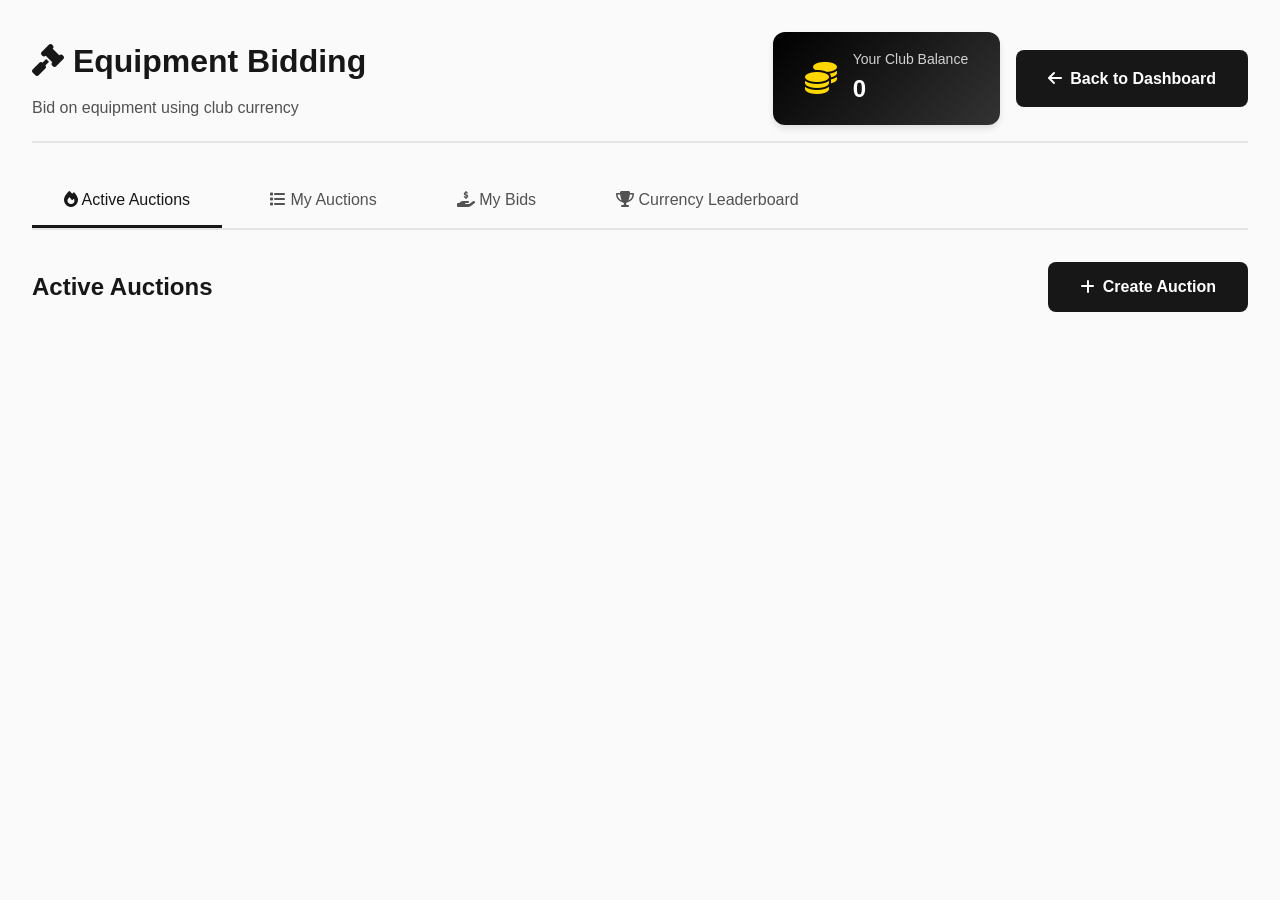
<file: bidding.html>
<!DOCTYPE html>
<html lang="en">
<head>
    <meta charset="UTF-8">
    <meta name="viewport" content="width=device-width, initial-scale=1.0">
    <title>Equipment Bidding - Club-Collab</title>
    <link rel="stylesheet" href="https://cdnjs.cloudflare.com/ajax/libs/font-awesome/6.4.0/css/all.min.css">
    <style>
        * {
            margin: 0;
            padding: 0;
            box-sizing: border-box;
        }

        :root {
            --black: #000000;
            --white: #FFFFFF;
            --gray-50: #FAFAFA;
            --gray-100: #F5F5F5;
            --gray-200: #E5E5E5;
            --gray-300: #D4D4D4;
            --gray-400: #A3A3A3;
            --gray-500: #737373;
            --gray-600: #525252;
            --gray-700: #404040;
            --gray-800: #262626;
            --gray-900: #171717;
        }

        body {
            font-family: -apple-system, BlinkMacSystemFont, 'Segoe UI', 'Inter', sans-serif;
            background: var(--gray-50);
            color: var(--gray-900);
            line-height: 1.6;
        }

        .bidding-container {
            max-width: 1400px;
            margin: 0 auto;
            padding: 2rem;
        }

        .page-header {
            display: flex;
            justify-content: space-between;
            align-items: center;
            margin-bottom: 2rem;
            padding-bottom: 1rem;
            border-bottom: 2px solid var(--gray-200);
        }

        .page-header h1 {
            font-size: 2rem;
            color: var(--gray-900);
        }

        .currency-display {
            display: flex;
            align-items: center;
            gap: 1rem;
            background: linear-gradient(135deg, #000 0%, #333 100%);
            color: white;
            padding: 1rem 2rem;
            border-radius: 12px;
            box-shadow: 0 4px 6px rgba(0,0,0,0.1);
        }

        .currency-display i {
            font-size: 2rem;
            color: #FFD700;
        }

        .currency-amount {
            font-size: 1.5rem;
            font-weight: bold;
        }

        .tabs {
            display: flex;
            gap: 1rem;
            margin-bottom: 2rem;
            border-bottom: 2px solid var(--gray-200);
        }

        .tab {
            padding: 1rem 2rem;
            background: none;
            border: none;
            cursor: pointer;
            font-size: 1rem;
            font-weight: 500;
            color: var(--gray-600);
            border-bottom: 3px solid transparent;
            transition: all 0.3s;
        }

        .tab.active {
            color: var(--gray-900);
            border-bottom-color: var(--gray-900);
        }

        .tab-content {
            display: none;
        }

        .tab-content.active {
            display: block;
        }

        .auction-grid {
            display: grid;
            grid-template-columns: repeat(auto-fill, minmax(350px, 1fr));
            gap: 1.5rem;
            margin-bottom: 2rem;
        }

        .auction-card {
            background: white;
            border: 1px solid var(--gray-200);
            border-radius: 12px;
            padding: 1.5rem;
            transition: all 0.3s;
        }

        .auction-card:hover {
            box-shadow: 0 4px 12px rgba(0,0,0,0.1);
            transform: translateY(-2px);
        }

        .auction-header {
            display: flex;
            justify-content: space-between;
            align-items: start;
            margin-bottom: 1rem;
        }

        .equipment-name {
            font-size: 1.25rem;
            font-weight: bold;
            color: var(--gray-900);
        }

        .equipment-type {
            display: inline-block;
            padding: 0.25rem 0.75rem;
            background: var(--gray-100);
            border-radius: 6px;
            font-size: 0.875rem;
            color: var(--gray-700);
            margin-top: 0.5rem;
        }

        .auction-info {
            margin: 1rem 0;
        }

        .info-row {
            display: flex;
            justify-content: space-between;
            padding: 0.5rem 0;
            border-bottom: 1px solid var(--gray-100);
        }

        .info-label {
            color: var(--gray-600);
            font-size: 0.875rem;
        }

        .info-value {
            font-weight: 600;
            color: var(--gray-900);
        }

        .current-bid {
            font-size: 1.5rem;
            color: #FFD700;
        }

        .time-remaining {
            display: flex;
            align-items: center;
            gap: 0.5rem;
            padding: 0.75rem;
            background: var(--gray-50);
            border-radius: 8px;
            margin: 1rem 0;
        }

        .time-remaining.urgent {
            background: #FEE;
            color: #C00;
        }

        .bid-input-group {
            display: flex;
            gap: 0.5rem;
            margin-top: 1rem;
        }

        .bid-input {
            flex: 1;
            padding: 0.75rem;
            border: 1px solid var(--gray-300);
            border-radius: 8px;
            font-size: 1rem;
        }

        .bid-btn {
            padding: 0.75rem 1.5rem;
            background: var(--gray-900);
            color: white;
            border: none;
            border-radius: 8px;
            cursor: pointer;
            font-weight: 600;
            transition: all 0.3s;
        }

        .bid-btn:hover {
            background: var(--gray-700);
        }

        .bid-btn:disabled {
            background: var(--gray-400);
            cursor: not-allowed;
        }

        .leaderboard-table {
            width: 100%;
            background: white;
            border-radius: 12px;
            overflow: hidden;
            box-shadow: 0 2px 8px rgba(0,0,0,0.05);
        }

        .leaderboard-table th {
            background: var(--gray-900);
            color: white;
            padding: 1rem;
            text-align: left;
        }

        .leaderboard-table td {
            padding: 1rem;
            border-bottom: 1px solid var(--gray-100);
        }

        .rank-badge {
            display: inline-flex;
            align-items: center;
            justify-content: center;
            width: 2rem;
            height: 2rem;
            border-radius: 50%;
            font-weight: bold;
            color: white;
        }

        .rank-1 { background: #FFD700; color: #000; }
        .rank-2 { background: #C0C0C0; color: #000; }
        .rank-3 { background: #CD7F32; color: #fff; }
        .rank-other { background: var(--gray-400); }

        .create-auction-btn {
            padding: 1rem 2rem;
            background: var(--gray-900);
            color: white;
            border: none;
            border-radius: 8px;
            cursor: pointer;
            font-size: 1rem;
            font-weight: 600;
            display: flex;
            align-items: center;
            gap: 0.5rem;
        }

        .modal {
            display: none;
            position: fixed;
            top: 0;
            left: 0;
            width: 100%;
            height: 100%;
            background: rgba(0,0,0,0.5);
            z-index: 1000;
            align-items: center;
            justify-content: center;
        }

        .modal.active {
            display: flex;
        }

        .modal-content {
            background: white;
            padding: 2rem;
            border-radius: 12px;
            max-width: 500px;
            width: 90%;
            max-height: 90vh;
            overflow-y: auto;
        }

        .modal-header {
            display: flex;
            justify-content: space-between;
            align-items: center;
            margin-bottom: 1.5rem;
        }

        .modal-header h2 {
            font-size: 1.5rem;
            color: var(--gray-900);
        }

        .close-modal {
            background: none;
            border: none;
            font-size: 1.5rem;
            cursor: pointer;
            color: var(--gray-600);
        }

        .form-group {
            margin-bottom: 1.5rem;
        }

        .form-group label {
            display: block;
            margin-bottom: 0.5rem;
            font-weight: 600;
            color: var(--gray-700);
        }

        .form-group select,
        .form-group input {
            width: 100%;
            padding: 0.75rem;
            border: 1px solid var(--gray-300);
            border-radius: 8px;
            font-size: 1rem;
        }

        .bid-history {
            max-height: 300px;
            overflow-y: auto;
        }

        .bid-item {
            display: flex;
            justify-content: space-between;
            padding: 0.75rem;
            border-bottom: 1px solid var(--gray-100);
        }

        .bid-item:first-child {
            background: #FFF9E6;
            font-weight: bold;
        }

        .status-badge {
            padding: 0.25rem 0.75rem;
            border-radius: 6px;
            font-size: 0.875rem;
            font-weight: 600;
        }

        .status-active { background: #E6F7FF; color: #0066CC; }
        .status-won { background: #E6FFE6; color: #00AA00; }
        .status-outbid { background: #FFE6E6; color: #CC0000; }
        .status-lost { background: var(--gray-100); color: var(--gray-600); }
        
        /* Additional table styles */
        table {
            width: 100%;
            border-collapse: collapse;
        }
        
        table tr:hover {
            background: var(--gray-50);
        }
        
        /* Responsive */
        @media (max-width: 768px) {
            .auction-grid {
                grid-template-columns: 1fr;
            }
            
            .page-header {
                flex-direction: column;
                gap: 1rem;
            }
            
            .currency-display {
                width: 100%;
            }
        }
    </style>
</head>
<body>
    <div class="bidding-container">
        <div class="page-header">
            <div>
                <h1><i class="fas fa-gavel"></i> Equipment Bidding</h1>
                <p style="color: var(--gray-600); margin-top: 0.5rem;">Bid on equipment using club currency</p>
            </div>
            <div style="display: flex; gap: 1rem; align-items: center;">
                <div class="currency-display">
                    <i class="fas fa-coins"></i>
                    <div>
                        <div style="font-size: 0.875rem; opacity: 0.8;">Your Club Balance</div>
                        <div class="currency-amount" id="clubBalance">0</div>
                    </div>
                </div>
                <a href="index.html" class="create-auction-btn" style="text-decoration: none;">
                    <i class="fas fa-arrow-left"></i> Back to Dashboard
                </a>
            </div>
        </div>

        <div class="tabs">
            <button class="tab active" onclick="switchTab('active-auctions')">
                <i class="fas fa-fire"></i> Active Auctions
            </button>
            <button class="tab" onclick="switchTab('my-auctions')">
                <i class="fas fa-list"></i> My Auctions
            </button>
            <button class="tab" onclick="switchTab('my-bids')">
                <i class="fas fa-hand-holding-usd"></i> My Bids
            </button>
            <button class="tab" onclick="switchTab('leaderboard')">
                <i class="fas fa-trophy"></i> Currency Leaderboard
            </button>
        </div>

        <!-- Active Auctions Tab -->
        <div id="active-auctions" class="tab-content active">
            <div style="display: flex; justify-content: space-between; align-items: center; margin-bottom: 1.5rem;">
                <h2>Active Auctions</h2>
                <button class="create-auction-btn" onclick="openCreateAuctionModal()">
                    <i class="fas fa-plus"></i> Create Auction
                </button>
            </div>
            <div class="auction-grid" id="activeAuctionsGrid"></div>
        </div>

        <!-- My Auctions Tab -->
        <div id="my-auctions" class="tab-content">
            <h2>My Auctions</h2>
            <div class="auction-grid" id="myAuctionsGrid"></div>
        </div>

        <!-- My Bids Tab -->
        <div id="my-bids" class="tab-content">
            <h2>My Bids</h2>
            <div id="myBidsList"></div>
        </div>

        <!-- Leaderboard Tab -->
        <div id="leaderboard" class="tab-content">
            <h2>Club Currency Leaderboard</h2>
            <table class="leaderboard-table">
                <thead>
                    <tr>
                        <th>Rank</th>
                        <th>Club Name</th>
                        <th>Currency Balance</th>
                        <th>Members</th>
                        <th>Volunteer Hours</th>
                        <th>Badges</th>
                        <th>Equipment</th>
                    </tr>
                </thead>
                <tbody id="leaderboardBody"></tbody>
            </table>
        </div>
    </div>

    <!-- Create Auction Modal -->
    <div id="createAuctionModal" class="modal">
        <div class="modal-content">
            <div class="modal-header">
                <h2>Create Equipment Auction</h2>
                <button class="close-modal" onclick="closeCreateAuctionModal()">&times;</button>
            </div>
            <form id="createAuctionForm">
                <div class="form-group">
                    <label>Select Equipment</label>
                    <select id="auctionEquipment" required></select>
                </div>
                <div class="form-group">
                    <label>Starting Price (Coins)</label>
                    <input type="number" id="startingPrice" min="10" step="10" required>
                </div>
                <div class="form-group">
                    <label>Auction Duration</label>
                    <select id="auctionDuration" required>
                        <option value="6">6 Hours</option>
                        <option value="12">12 Hours</option>
                        <option value="24" selected>24 Hours</option>
                        <option value="48">48 Hours</option>
                        <option value="72">72 Hours</option>
                    </select>
                </div>
                <button type="submit" class="bid-btn" style="width: 100%;">Create Auction</button>
            </form>
        </div>
    </div>

    <!-- Bid Details Modal -->
    <div id="bidDetailsModal" class="modal">
        <div class="modal-content">
            <div class="modal-header">
                <h2>Bid History</h2>
                <button class="close-modal" onclick="closeBidDetailsModal()">&times;</button>
            </div>
            <div class="bid-history" id="bidHistoryList"></div>
        </div>
    </div>

    <script src="js/bidding.js"></script>
</body>
</html>
</file>
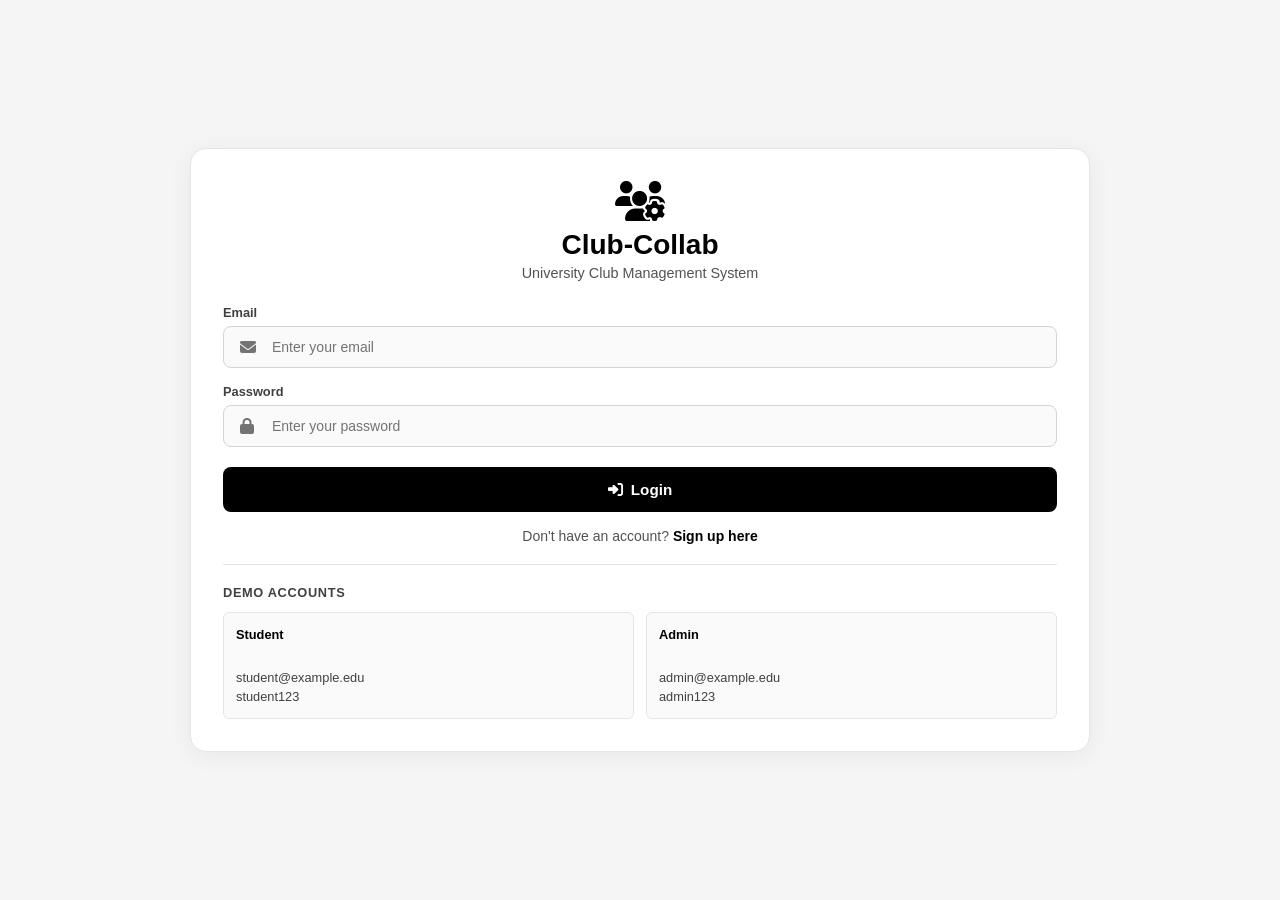
<file: login.html>
<!DOCTYPE html>
<html lang="en">
<head>
    <meta charset="UTF-8">
    <meta name="viewport" content="width=device-width, initial-scale=1.0">
    <title>Club-Collab Login</title>
    <link rel="stylesheet" href="css/login_modern.css">
    <link rel="stylesheet" href="https://cdnjs.cloudflare.com/ajax/libs/font-awesome/6.4.0/css/all.min.css">
</head>
<body>
    <div class="login-container">
        <div class="login-card">
            <div class="logo">
                <i class="fa-solid fa-users-gear"></i>
                <h1>Club-Collab</h1>
                <p>University Club Management System</p>
            </div>

            <form id="loginForm" class="login-form">
                <div class="form-group">
                    <label>Email</label>
                    <div class="input-group">
                        <i class="fa-solid fa-envelope"></i>
                        <input type="email" name="email" id="email" placeholder="Enter your email" autocomplete="email" required />
                    </div>
                </div>

                <div class="form-group">
                    <label>Password</label>
                    <div class="input-group">
                        <i class="fa-solid fa-lock"></i>
                        <input type="password" name="password" id="password" placeholder="Enter your password" autocomplete="current-password" required />
                    </div>
                </div>

                <button type="submit" class="login-btn">
                    <i class="fa-solid fa-sign-in-alt"></i> Login
                </button>
            </form>

            <div class="error-message" id="errorMessage" style="display: none;"></div>
            
            <div style="text-align: center; margin-top: 1rem;">
                <p style="color: var(--gray-600); font-size: 0.875rem;">Don't have an account? <a href="signup.html">Sign up here</a></p>
            </div>

            <div class="demo-accounts">
                <h3>Demo Accounts</h3>
                <div style="display: grid; grid-template-columns: 1fr 1fr; gap: 0.75rem;">
                    <div class="account-info">
                        <strong>Student</strong><br>
                        student@example.edu<br>
                        student123
                    </div>
                    <div class="account-info">
                        <strong>Admin</strong><br>
                        admin@example.edu<br>
                        admin123
                    </div>
                </div>
            </div>
        </div>
    </div>

    <script src="js/login.js"></script>
</body>
</html>
</file>
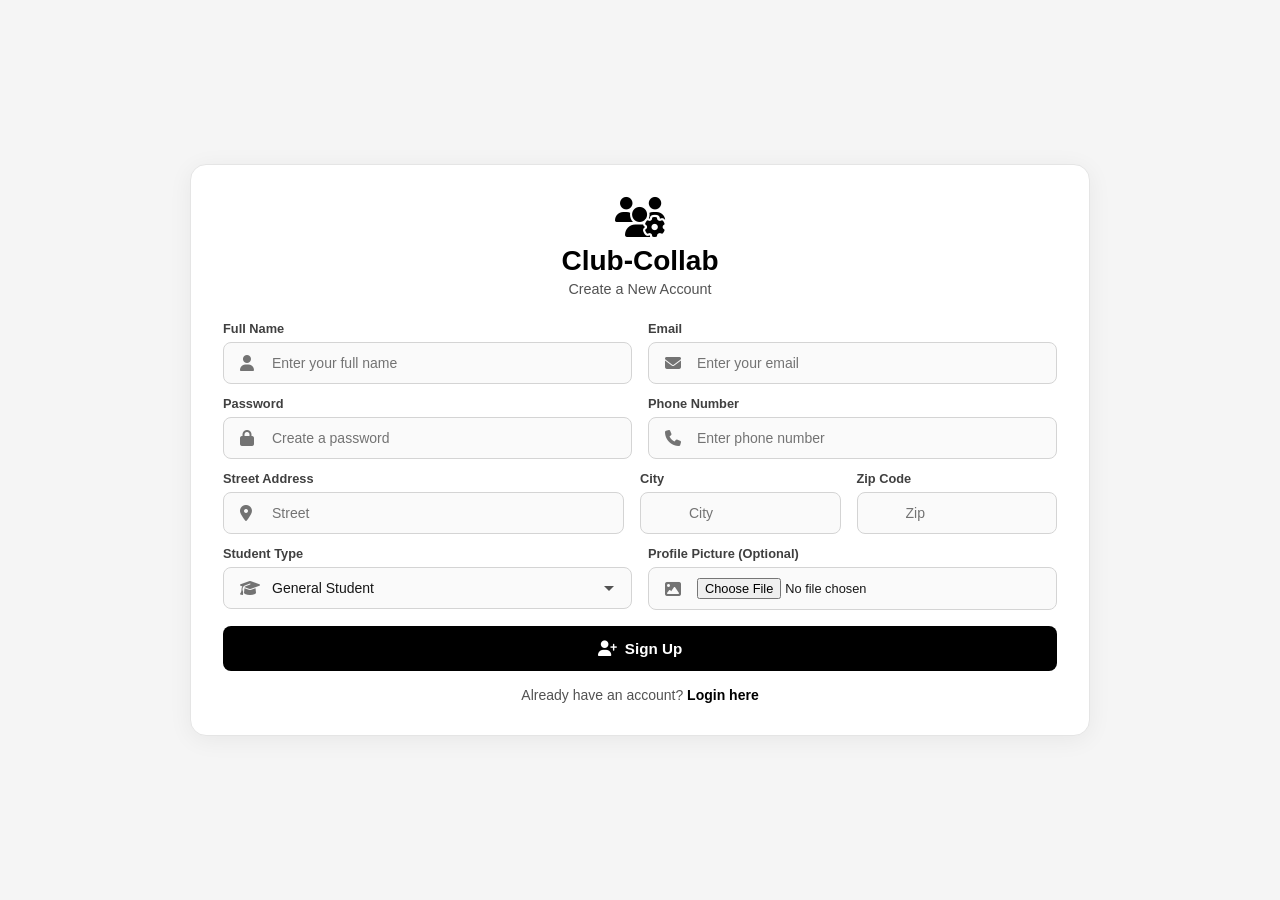
<file: signup.html>
<!DOCTYPE html>
<html lang="en">
<head>
    <meta charset="UTF-8">
    <meta name="viewport" content="width=device-width, initial-scale=1.0">
    <title>Club-Collab Sign Up</title>
    <link rel="stylesheet" href="css/login_modern.css">
    <link rel="stylesheet" href="https://cdnjs.cloudflare.com/ajax/libs/font-awesome/6.4.0/css/all.min.css">
</head>
<body>
    <div class="login-container">
        <div class="login-card">
            <div class="logo">
                <i class="fa-solid fa-users-gear"></i>
                <h1>Club-Collab</h1>
                <p>Create a New Account</p>
            </div>

            <form id="signupForm" class="login-form signup-compact">
                <div class="form-row-2">
                    <div class="form-group">
                        <label>Full Name</label>
                        <div class="input-group">
                            <i class="fa-solid fa-user"></i>
                            <input type="text" id="signupName" name="name" placeholder="Enter your full name" required />
                        </div>
                    </div>

                    <div class="form-group">
                        <label>Email</label>
                        <div class="input-group">
                            <i class="fa-solid fa-envelope"></i>
                            <input type="email" id="signupEmail" name="email" placeholder="Enter your email" required />
                        </div>
                    </div>
                </div>

                <div class="form-row-2">
                    <div class="form-group">
                        <label>Password</label>
                        <div class="input-group">
                            <i class="fa-solid fa-lock"></i>
                            <input type="password" id="signupPassword" name="password" placeholder="Create a password" required />
                        </div>
                    </div>

                    <div class="form-group">
                        <label>Phone Number</label>
                        <div class="input-group">
                            <i class="fa-solid fa-phone"></i>
                            <input type="text" id="signupContact" name="contact_no" placeholder="Enter phone number" required />
                        </div>
                    </div>
                </div>

                <div class="form-row-3">
                    <div class="form-group">
                        <label>Street Address</label>
                        <div class="input-group">
                            <i class="fa-solid fa-location-dot"></i>
                            <input type="text" id="signupStreet" name="street" placeholder="Street" required />
                        </div>
                    </div>

                    <div class="form-group">
                        <label>City</label>
                        <div class="input-group">
                            <input type="text" id="signupCity" name="city" placeholder="City" required />
                        </div>
                    </div>

                    <div class="form-group">
                        <label>Zip Code</label>
                        <div class="input-group">
                            <input type="text" id="signupZip" name="zip" placeholder="Zip" required />
                        </div>
                    </div>
                </div>

                <div class="form-row-2">
                    <div class="form-group">
                        <label>Student Type</label>
                        <div class="input-group">
                            <i class="fa-solid fa-graduation-cap"></i>
                            <select id="signupType" name="student_type" required>
                                <option value="general">General Student</option>
                                <option value="executive">Club Executive</option>
                            </select>
                        </div>
                    </div>

                    <div class="form-group">
                        <label>Profile Picture (Optional)</label>
                        <div class="input-group">
                            <i class="fa-solid fa-image"></i>
                            <input type="file" id="signupImage" name="profile_image" accept="image/*" />
                        </div>
                    </div>
                </div>

                <button type="submit" class="login-btn">
                    <i class="fa-solid fa-user-plus"></i> Sign Up
                </button>
            </form>

            <div style="text-align: center; margin-top: 1rem;">
                <p style="color: var(--gray-600); font-size: 0.875rem;">Already have an account? <a href="login.html">Login here</a></p>
            </div>
        </div>
    </div>

    <script src="js/signup.js"></script>
</body>
</html>
</file>
<file: css/style_modern.css>
/* ===== MODERN BLACK & WHITE THEME ===== */
* {
    margin: 0;
    padding: 0;
    box-sizing: border-box;
}

:root {
    --black: #000000;
    --white: #FFFFFF;
    --gray-50: #FAFAFA;
    --gray-100: #F5F5F5;
    --gray-200: #E5E5E5;
    --gray-300: #D4D4D4;
    --gray-400: #A3A3A3;
    --gray-500: #737373;
    --gray-600: #525252;
    --gray-700: #404040;
    --gray-800: #262626;
    --gray-900: #171717;
}

body {
    font-family: -apple-system, BlinkMacSystemFont, 'Segoe UI', 'Inter', sans-serif;
    background: var(--gray-50);
    color: var(--gray-900);
    line-height: 1.6;
}

/* ===== DASHBOARD LAYOUT ===== */
.dashboard-container {
    display: flex;
    min-height: 100vh;
}

/* ===== SIDEBAR ===== */
.sidebar {
    width: 260px;
    background: var(--black);
    color: var(--white);
    position: fixed;
    height: 100vh;
    overflow-y: auto;
    transition: transform 0.3s ease;
    z-index: 1000;
}

.sidebar .logo {
    padding: 2rem 1.5rem;
    border-bottom: 1px solid var(--gray-800);
}

.sidebar .logo h2 {
    font-size: 1.5rem;
    font-weight: 700;
    display: flex;
    align-items: center;
    gap: 0.75rem;
}

.sidebar nav {
    padding: 1rem 0;
}

.nav-link {
    display: flex;
    align-items: center;
    gap: 1rem;
    padding: 0.875rem 1.5rem;
    color: var(--gray-400);
    text-decoration: none;
    transition: all 0.2s;
    border-left: 3px solid transparent;
    font-weight: 500;
}

.nav-link:hover {
    background: var(--gray-900);
    color: var(--white);
}

.nav-link.active {
    background: var(--gray-900);
    color: var(--white);
    border-left-color: var(--white);
}

.nav-link i {
    width: 20px;
    text-align: center;
}

/* ===== MAIN CONTENT ===== */
.main-content {
    flex: 1;
    margin-left: 260px;
    min-height: 100vh;
}

header {
    background: var(--white);
    padding: 1rem 2rem;
    border-bottom: 1px solid var(--gray-200);
    display: flex;
    align-items: center;
    justify-content: space-between;
    position: sticky;
    top: 0;
    z-index: 100;
}

.nav-toggle {
    display: none;
    background: none;
    border: none;
    font-size: 1.5rem;
    cursor: pointer;
    color: var(--gray-900);
}

.search-bar {
    display: flex;
    align-items: center;
    gap: 0.75rem;
    background: var(--gray-100);
    padding: 0.625rem 1rem;
    border-radius: 8px;
    flex: 1;
    max-width: 500px;
    border: 1px solid var(--gray-200);
}

.search-bar i {
    color: var(--gray-500);
}

.search-bar input {
    border: none;
    background: none;
    outline: none;
    flex: 1;
    font-size: 0.9rem;
    color: var(--gray-900);
}

.user-profile {
    display: flex;
    align-items: center;
    gap: 1rem;
}

.user-profile span {
    font-weight: 600;
    color: var(--gray-900);
}

.avatar {
    width: 40px;
    height: 40px;
    border-radius: 50%;
    background: var(--black);
    color: var(--white);
    display: flex;
    align-items: center;
    justify-content: center;
    font-weight: 600;
}

.logout-btn {
    background: var(--black);
    color: var(--white);
    border: none;
    padding: 0.5rem 1rem;
    border-radius: 6px;
    cursor: pointer;
    font-weight: 500;
    transition: all 0.2s;
}

.logout-btn:hover {
    background: var(--gray-800);
}

/* ===== CONTENT WRAPPER ===== */
.content-wrapper {
    padding: 2rem;
}

.page-header {
    margin-bottom: 2rem;
}

.page-header h1 {
    font-size: 2rem;
    font-weight: 700;
    color: var(--black);
}

/* ===== SECTIONS ===== */
.section {
    display: none;
}

.section.active {
    display: block;
}

/* ===== KPI CARDS ===== */
.kpi-cards {
    display: grid;
    grid-template-columns: repeat(auto-fit, minmax(250px, 1fr));
    gap: 1.5rem;
    margin-bottom: 2rem;
}

.card {
    background: var(--white);
    padding: 1.5rem;
    border-radius: 12px;
    border: 1px solid var(--gray-200);
    display: flex;
    align-items: center;
    gap: 1rem;
    transition: all 0.2s;
}

.card:hover {
    border-color: var(--black);
    box-shadow: 0 4px 12px rgba(0,0,0,0.08);
}

.card-icon {
    width: 56px;
    height: 56px;
    border-radius: 12px;
    display: flex;
    align-items: center;
    justify-content: center;
    font-size: 1.5rem;
}

.card-icon.blue { background: var(--black); color: var(--white); }
.card-icon.green { background: var(--gray-900); color: var(--white); }
.card-icon.red { background: var(--gray-800); color: var(--white); }

.card-info h3 {
    font-size: 0.875rem;
    color: var(--gray-600);
    font-weight: 500;
    margin-bottom: 0.25rem;
}

.card-info p {
    font-size: 2rem;
    font-weight: 700;
    color: var(--black);
}

/* ===== TABLE CONTAINER ===== */
.table-container {
    background: var(--white);
    border-radius: 12px;
    border: 1px solid var(--gray-200);
    overflow: hidden;
    margin-bottom: 2rem;
}

.table-header {
    padding: 1.5rem;
    border-bottom: 1px solid var(--gray-200);
    display: flex;
    justify-content: space-between;
    align-items: center;
    flex-wrap: wrap;
    gap: 1rem;
}

.table-header h2,
.table-header h3 {
    font-size: 1.25rem;
    font-weight: 700;
    color: var(--black);
}

/* ===== FILTERS ===== */
.filters {
    display: flex;
    gap: 1rem;
    flex-wrap: wrap;
    padding: 1.5rem;
    border-bottom: 1px solid var(--gray-200);
    background: var(--gray-50);
}

.filter-group {
    display: flex;
    flex-direction: column;
    gap: 0.5rem;
}

.filter-group label {
    font-size: 0.875rem;
    font-weight: 600;
    color: var(--gray-700);
}

.filter-group select,
.filter-group input {
    padding: 0.5rem 0.75rem;
    border: 1px solid var(--gray-300);
    border-radius: 6px;
    background: var(--white);
    font-size: 0.875rem;
    min-width: 150px;
}

.filter-group select:focus,
.filter-group input:focus {
    outline: none;
    border-color: var(--black);
}

/* ===== BUTTONS ===== */
.btn-primary {
    background: var(--black);
    color: var(--white);
    border: none;
    padding: 0.625rem 1.25rem;
    border-radius: 6px;
    cursor: pointer;
    font-weight: 600;
    font-size: 0.875rem;
    display: inline-flex;
    align-items: center;
    gap: 0.5rem;
    transition: all 0.2s;
}

.btn-primary:hover {
    background: var(--gray-800);
}

.btn-secondary {
    background: var(--white);
    color: var(--black);
    border: 1px solid var(--gray-300);
    padding: 0.625rem 1.25rem;
    border-radius: 6px;
    cursor: pointer;
    font-weight: 600;
    font-size: 0.875rem;
    transition: all 0.2s;
}

.btn-secondary:hover {
    border-color: var(--black);
}

/* ===== TABLE ===== */
.table-responsive {
    overflow-x: auto;
}

table {
    width: 100%;
    border-collapse: collapse;
}

thead {
    background: var(--gray-50);
    border-bottom: 1px solid var(--gray-200);
}

th {
    padding: 1rem 1.5rem;
    text-align: left;
    font-weight: 600;
    font-size: 0.875rem;
    color: var(--gray-700);
    text-transform: uppercase;
    letter-spacing: 0.05em;
}

td {
    padding: 1rem 1.5rem;
    border-bottom: 1px solid var(--gray-200);
    font-size: 0.9rem;
    color: var(--gray-900);
}

tbody tr {
    transition: background 0.2s;
}

tbody tr:hover {
    background: var(--gray-50);
}

/* ===== STATUS BADGES ===== */
.status {
    display: inline-block;
    padding: 0.375rem 0.75rem;
    border-radius: 6px;
    font-size: 0.75rem;
    font-weight: 600;
    text-transform: uppercase;
    letter-spacing: 0.05em;
}

.status.available { background: var(--black); color: var(--white); }
.status.in-use { background: var(--gray-700); color: var(--white); }
.status.damaged { background: var(--gray-400); color: var(--white); }
.status.maintenance { background: var(--gray-500); color: var(--white); }
.status.confirmed { background: var(--black); color: var(--white); }
.status.completed { background: var(--gray-600); color: var(--white); }
.status.cancelled { background: var(--gray-300); color: var(--gray-900); }

/* ===== ACTION BUTTONS ===== */
.action-btn {
    background: none;
    border: 1px solid var(--gray-300);
    padding: 0.5rem;
    border-radius: 6px;
    cursor: pointer;
    color: var(--gray-700);
    transition: all 0.2s;
    margin-right: 0.5rem;
}

.action-btn:hover {
    background: var(--black);
    color: var(--white);
    border-color: var(--black);
}

/* ===== BADGES GRID ===== */
.badges-grid {
    display: grid;
    grid-template-columns: repeat(auto-fill, minmax(280px, 1fr));
    gap: 1.5rem;
    padding: 1.5rem;
}

.badge-card {
    background: var(--white);
    border: 1px solid var(--gray-200);
    border-radius: 12px;
    padding: 1.5rem;
    transition: all 0.2s;
}

.badge-card:hover {
    border-color: var(--black);
    box-shadow: 0 4px 12px rgba(0,0,0,0.08);
}

.badge-header {
    display: flex;
    align-items: center;
    gap: 1rem;
    margin-bottom: 1rem;
}

.badge-icon {
    font-size: 2.5rem;
    color: var(--black);
}

.badge-info h3 {
    font-size: 1.125rem;
    font-weight: 700;
    color: var(--black);
    margin-bottom: 0.25rem;
}

.badge-tier {
    display: inline-block;
    padding: 0.25rem 0.75rem;
    border-radius: 6px;
    font-size: 0.75rem;
    font-weight: 600;
    background: var(--black);
    color: var(--white);
}

.badge-description {
    color: var(--gray-600);
    font-size: 0.9rem;
    line-height: 1.6;
    margin-bottom: 1rem;
}

.badge-requirements {
    display: flex;
    justify-content: space-between;
    align-items: center;
    padding-top: 1rem;
    border-top: 1px solid var(--gray-200);
    font-size: 0.875rem;
}

.badge-hours {
    font-weight: 600;
    color: var(--black);
}

.badge-earned-count {
    color: var(--gray-600);
}

/* ===== ANALYTICS ===== */
.analytics-header {
    background: var(--white);
    padding: 1.5rem;
    border-radius: 12px;
    border: 1px solid var(--gray-200);
    margin-bottom: 2rem;
}

.analytics-header h2 {
    margin-bottom: 1.5rem;
    font-size: 1.5rem;
    font-weight: 700;
    color: var(--black);
}

.analytics-tabs {
    display: flex;
    gap: 0.5rem;
    flex-wrap: wrap;
}

.tab-btn {
    padding: 0.75rem 1.5rem;
    border: 1px solid var(--gray-300);
    background: var(--white);
    color: var(--gray-700);
    border-radius: 6px;
    cursor: pointer;
    font-weight: 600;
    font-size: 0.875rem;
    transition: all 0.2s;
}

.tab-btn:hover {
    border-color: var(--black);
}

.tab-btn.active {
    background: var(--black);
    color: var(--white);
    border-color: var(--black);
}

.analytics-tab-content {
    display: none;
}

.analytics-tab-content.active {
    display: block;
}

/* ===== LEADERBOARD ===== */
#leaderboardTable tbody tr:nth-child(1),
#leaderboardTableMain tbody tr:nth-child(1) {
    background: var(--gray-100);
    font-weight: 600;
}

#leaderboardTable tbody tr:nth-child(2),
#leaderboardTableMain tbody tr:nth-child(2) {
    background: var(--gray-50);
    font-weight: 600;
}

#leaderboardTable tbody tr:nth-child(3),
#leaderboardTableMain tbody tr:nth-child(3) {
    background: var(--white);
    font-weight: 600;
    font-weight: 600;
}

.rank-medal {
    font-size: 1.5rem;
    margin-right: 0.5rem;
}

/* ===== MODAL ===== */
.modal {
    display: none;
    position: fixed;
    top: 0;
    left: 0;
    width: 100%;
    height: 100%;
    background: rgba(0,0,0,0.5);
    z-index: 2000;
    align-items: center;
    justify-content: center;
}

.modal[style*="display: flex"],
.modal[style*="display:flex"] {
    display: flex !important;
}

.modal-content {
    background: var(--white);
    border-radius: 12px;
    width: 90%;
    max-width: 600px;
    max-height: 90vh;
    overflow-y: auto;
}

.modal-header {
    padding: 1.5rem;
    border-bottom: 1px solid var(--gray-200);
    display: flex;
    justify-content: space-between;
    align-items: center;
}

.modal-header h2 {
    font-size: 1.5rem;
    font-weight: 700;
    color: var(--black);
}

.modal-close {
    background: none;
    border: none;
    font-size: 1.5rem;
    cursor: pointer;
    color: var(--gray-600);
}

.modal-body {
    padding: 1.5rem;
}

.modal-footer {
    padding: 1.5rem;
    border-top: 1px solid var(--gray-200);
    display: flex;
    justify-content: flex-end;
    gap: 1rem;
}

/* ===== FORM ===== */
.form-row {
    display: grid;
    grid-template-columns: repeat(auto-fit, minmax(200px, 1fr));
    gap: 1rem;
    margin-bottom: 1rem;
}

.form-group {
    display: flex;
    flex-direction: column;
    gap: 0.5rem;
}

.form-group label {
    font-weight: 600;
    font-size: 0.875rem;
    color: var(--gray-700);
}

.form-group input,
.form-group select,
.form-group textarea {
    padding: 0.75rem;
    border: 1px solid var(--gray-300);
    border-radius: 6px;
    font-size: 0.9rem;
    background: var(--white);
}

.form-group input:focus,
.form-group select:focus,
.form-group textarea:focus {
    outline: none;
    border-color: var(--black);
}

.form-group textarea {
    min-height: 100px;
    resize: vertical;
}

/* ===== RESPONSIVE ===== */
@media (max-width: 1100px) {
    .sidebar {
        transform: translateX(-100%);
    }
    
    .sidebar.show {
        transform: translateX(0);
    }
    
    .main-content {
        margin-left: 0;
    }
    
    .nav-toggle {
        display: block;
    }
}

@media (max-width: 768px) {
    .content-wrapper {
        padding: 1rem;
    }
    
    .kpi-cards {
        grid-template-columns: 1fr;
    }
    
    .table-header {
        flex-direction: column;
        align-items: flex-start;
    }
    
    .filters {
        flex-direction: column;
    }
    
    .filter-group select,
    .filter-group input {
        width: 100%;
    }
}

/* ===== PAGINATION ===== */
.pagination-controls {
    display: flex;
    justify-content: center;
    align-items: center;
    gap: 0.5rem;
    padding: 1.5rem;
    border-top: 1px solid var(--gray-200);
}

.pagination-btn {
    background: var(--white);
    border: 1px solid var(--gray-300);
    color: var(--gray-700);
    padding: 0.5rem 0.75rem;
    border-radius: 6px;
    cursor: pointer;
    font-weight: 600;
    font-size: 0.875rem;
    transition: all 0.2s;
    min-width: 36px;
}

.pagination-btn:hover:not(:disabled) {
    background: var(--black);
    color: var(--white);
    border-color: var(--black);
}

.pagination-btn.active {
    background: var(--black);
    color: var(--white);
    border-color: var(--black);
}

.pagination-btn:disabled {
    opacity: 0.4;
    cursor: not-allowed;
}

.pagination-dots {
    color: var(--gray-500);
    padding: 0 0.5rem;
}

/* ===== BADGE PROGRESS TRACKER ===== */
.badge-progress-container {
    padding: 1rem;
}

.progress-stats {
    display: grid;
    grid-template-columns: repeat(auto-fit, minmax(150px, 1fr));
    gap: 1rem;
    margin-bottom: 2rem;
}

.stat-card {
    background: var(--gray-50);
    padding: 1.5rem;
    border-radius: 8px;
    text-align: center;
    border: 1px solid var(--gray-200);
}

.stat-card h3 {
    font-size: 2rem;
    font-weight: 700;
    color: var(--black);
    margin-bottom: 0.5rem;
}

.stat-card p {
    font-size: 0.875rem;
    color: var(--gray-600);
    font-weight: 600;
}

.next-badge {
    background: var(--gray-50);
    padding: 1.5rem;
    border-radius: 8px;
    border: 1px solid var(--gray-200);
}

.next-badge h3 {
    font-size: 1.125rem;
    font-weight: 700;
    color: var(--black);
    margin-bottom: 1rem;
}

.progress-bar {
    width: 100%;
    height: 24px;
    background: var(--gray-200);
    border-radius: 12px;
    overflow: hidden;
    margin-bottom: 0.75rem;
}

.progress-fill {
    height: 100%;
    background: var(--black);
    transition: width 0.3s ease;
}

.next-badge p {
    color: var(--gray-600);
    font-size: 0.875rem;
}

/* ===== VOLUNTEER PORTFOLIO ===== */
.portfolio-container {
    padding: 1rem;
}

.portfolio-header {
    text-align: center;
    padding: 2rem 1rem;
    border-bottom: 1px solid var(--gray-200);
    margin-bottom: 2rem;
}

.portfolio-header h2 {
    font-size: 1.75rem;
    font-weight: 700;
    color: var(--black);
    margin-bottom: 0.5rem;
}

.portfolio-header p {
    color: var(--gray-600);
    margin-bottom: 1rem;
}

.engagement-badge {
    display: inline-block;
    padding: 0.5rem 1rem;
    background: var(--black);
    color: var(--white);
    border-radius: 6px;
    font-weight: 600;
    font-size: 0.875rem;
}

.portfolio-stats {
    display: grid;
    grid-template-columns: repeat(auto-fit, minmax(200px, 1fr));
    gap: 1rem;
    margin-bottom: 2rem;
}

.stat-item {
    background: var(--gray-50);
    padding: 1rem;
    border-radius: 8px;
    border: 1px solid var(--gray-200);
}

.stat-item strong {
    display: block;
    color: var(--gray-700);
    font-size: 0.875rem;
    margin-bottom: 0.5rem;
}

.portfolio-container .btn-primary {
    width: 100%;
    justify-content: center;
}

/* ===== SORTABLE TABLE HEADERS ===== */
th[onclick] {
    user-select: none;
}

th[onclick]:hover {
    background: var(--gray-100);
}

th i.fa-sort {
    opacity: 0.3;
    margin-left: 0.5rem;
    font-size: 0.75rem;
}

th:hover i.fa-sort {
    opacity: 0.6;
}

/* ===== LEADERBOARD TABS ===== */
.leaderboard-tab.active {
    color: var(--gray-900) !important;
    border-bottom-color: var(--gray-900) !important;
}

.leaderboard-content {
    animation: fadeIn 0.3s ease;
}

@keyframes fadeIn {
    from { opacity: 0; transform: translateY(10px); }
    to { opacity: 1; transform: translateY(0); }
}

.rank-medal {
    font-size: 1.25rem;
    margin-right: 0.5rem;
}


/* ===== BIDDING SECTION FIXES ===== */
.bidding-content .card {
    display: flex;
    flex-direction: column;
    min-height: 400px;
}

.bidding-content .card > div {
    margin-bottom: 0.75rem;
}

.bidding-content .card h3 {
    margin-bottom: 0.5rem;
    word-wrap: break-word;
}

.bidding-content .info-row {
    display: flex;
    justify-content: space-between;
    align-items: center;
    padding: 0.5rem 0;
    border-bottom: 1px solid var(--gray-100);
    gap: 1rem;
}

.bidding-content .info-label {
    color: var(--gray-600);
    font-size: 0.875rem;
    white-space: nowrap;
    min-width: 100px;
}

.bidding-content .info-value {
    font-weight: 600;
    color: var(--gray-900);
    text-align: right;
    word-wrap: break-word;
}

.bidding-content .badge {
    display: inline-block;
    padding: 0.25rem 0.75rem;
    background: var(--gray-100);
    color: var(--gray-700);
    border-radius: 6px;
    font-size: 0.875rem;
    white-space: nowrap;
}

.bidding-content .btn-secondary {
    background: var(--gray-100);
    color: var(--gray-900);
    border: 1px solid var(--gray-300);
}

.bidding-content .btn-secondary:hover {
    background: var(--gray-200);
}
</file>
<file: css/login_modern.css>
/* ===== MODERN BLACK & WHITE LOGIN/SIGNUP ===== */
* {
    margin: 0;
    padding: 0;
    box-sizing: border-box;
}

:root {
    --black: #000000;
    --white: #FFFFFF;
    --gray-50: #FAFAFA;
    --gray-100: #F5F5F5;
    --gray-200: #E5E5E5;
    --gray-300: #D4D4D4;
    --gray-400: #A3A3A3;
    --gray-500: #737373;
    --gray-600: #525252;
    --gray-700: #404040;
    --gray-800: #262626;
    --gray-900: #171717;
}

body {
    font-family: -apple-system, BlinkMacSystemFont, 'Segoe UI', 'Inter', sans-serif;
    background: var(--gray-100);
    min-height: 100vh;
    display: flex;
    align-items: center;
    justify-content: center;
    padding: 1rem;
    overflow: hidden;
}

.login-container {
    width: 100%;
    max-width: 900px;
}

.login-card {
    background: var(--white);
    border-radius: 16px;
    border: 1px solid var(--gray-200);
    padding: 2rem;
    box-shadow: 0 4px 24px rgba(0,0,0,0.06);
    max-height: 95vh;
    overflow-y: auto;
}

/* ===== LOGO ===== */
.logo {
    text-align: center;
    margin-bottom: 1.5rem;
}

.logo i {
    font-size: 2.5rem;
    color: var(--black);
    margin-bottom: 0.5rem;
    display: block;
}

.logo h1 {
    font-size: 1.75rem;
    font-weight: 700;
    color: var(--black);
    margin-bottom: 0.25rem;
}

.logo p {
    font-size: 0.9rem;
    color: var(--gray-600);
    font-weight: 500;
}

/* ===== FORM ===== */
.login-form {
    display: flex;
    flex-direction: column;
    gap: 1rem;
}

.signup-compact {
    gap: 0.75rem;
}

.form-row-2 {
    display: grid;
    grid-template-columns: 1fr 1fr;
    gap: 1rem;
}

.form-row-3 {
    display: grid;
    grid-template-columns: 2fr 1fr 1fr;
    gap: 1rem;
}

.form-group {
    display: flex;
    flex-direction: column;
    gap: 0.375rem;
}

.form-group label {
    font-size: 0.8rem;
    font-weight: 600;
    color: var(--gray-700);
}

.input-group {
    position: relative;
    display: flex;
    align-items: center;
    background: var(--gray-50);
    border: 1px solid var(--gray-300);
    border-radius: 8px;
    transition: all 0.2s;
}

.input-group:focus-within {
    border-color: var(--black);
    background: var(--white);
}

.input-group i {
    position: absolute;
    left: 1rem;
    color: var(--gray-500);
    font-size: 1rem;
    pointer-events: none;
    z-index: 1;
}

.input-group input,
.input-group select {
    width: 100%;
    padding: 0.75rem 1rem 0.75rem 3rem;
    border: none;
    background: transparent;
    font-size: 0.875rem;
    color: var(--gray-900);
    outline: none;
}

.input-group input::placeholder {
    color: var(--gray-500);
}

.input-group select {
    cursor: pointer;
    appearance: none;
    background-image: url("data:image/svg+xml,%3Csvg xmlns='http://www.w3.org/2000/svg' width='12' height='12' viewBox='0 0 12 12'%3E%3Cpath fill='%23525252' d='M6 9L1 4h10z'/%3E%3C/svg%3E");
    background-repeat: no-repeat;
    background-position: right 1rem center;
    padding-right: 2.5rem;
}

/* Fix for file input */
.input-group input[type="file"] {
    padding: 0.625rem 1rem 0.625rem 3rem;
    cursor: pointer;
    font-size: 0.8rem;
}

/* ===== BUTTON ===== */
.login-btn {
    background: var(--black);
    color: var(--white);
    border: none;
    padding: 0.875rem;
    border-radius: 8px;
    font-size: 0.95rem;
    font-weight: 600;
    cursor: pointer;
    display: flex;
    align-items: center;
    justify-content: center;
    gap: 0.5rem;
    transition: all 0.2s;
    margin-top: 0.25rem;
}

.login-btn:hover {
    background: var(--gray-800);
    transform: translateY(-1px);
    box-shadow: 0 4px 12px rgba(0,0,0,0.15);
}

.login-btn:active {
    transform: translateY(0);
}

/* ===== ERROR MESSAGE ===== */
.error-message {
    background: var(--gray-900);
    color: var(--white);
    padding: 1rem;
    border-radius: 8px;
    font-size: 0.875rem;
    margin-top: 1rem;
    text-align: center;
}

/* ===== DEMO ACCOUNTS ===== */
.demo-accounts {
    margin-top: 1.25rem;
    padding-top: 1.25rem;
    border-top: 1px solid var(--gray-200);
}

.demo-accounts h3 {
    font-size: 0.8rem;
    font-weight: 600;
    color: var(--gray-700);
    margin-bottom: 0.75rem;
    text-transform: uppercase;
    letter-spacing: 0.05em;
}

.account-info {
    background: var(--gray-50);
    padding: 0.75rem;
    border-radius: 6px;
    font-size: 0.8rem;
    color: var(--gray-700);
    border: 1px solid var(--gray-200);
    line-height: 1.5;
}

.account-info strong {
    color: var(--black);
    display: block;
    margin-bottom: 0.25rem;
}

/* ===== LINKS ===== */
a {
    color: var(--black);
    text-decoration: none;
    font-weight: 600;
    transition: color 0.2s;
}

a:hover {
    color: var(--gray-700);
}

/* ===== RESPONSIVE ===== */
@media (max-width: 768px) {
    body {
        padding: 0.5rem;
    }
    
    .login-card {
        padding: 1.5rem;
        max-height: 98vh;
    }
    
    .logo h1 {
        font-size: 1.5rem;
    }
    
    .logo i {
        font-size: 2rem;
    }
    
    .form-row-2,
    .form-row-3 {
        grid-template-columns: 1fr;
        gap: 0.75rem;
    }
}

@media (max-width: 640px) {
    .login-card {
        padding: 1.25rem;
    }
}

/* ===== FORM GROUP WITH MULTIPLE INPUTS ===== */
.form-group[style*="display: flex"] .input-group {
    flex: 1;
}

.form-group[style*="display: flex"] .input-group input {
    padding-left: 1rem;
}
</file>
